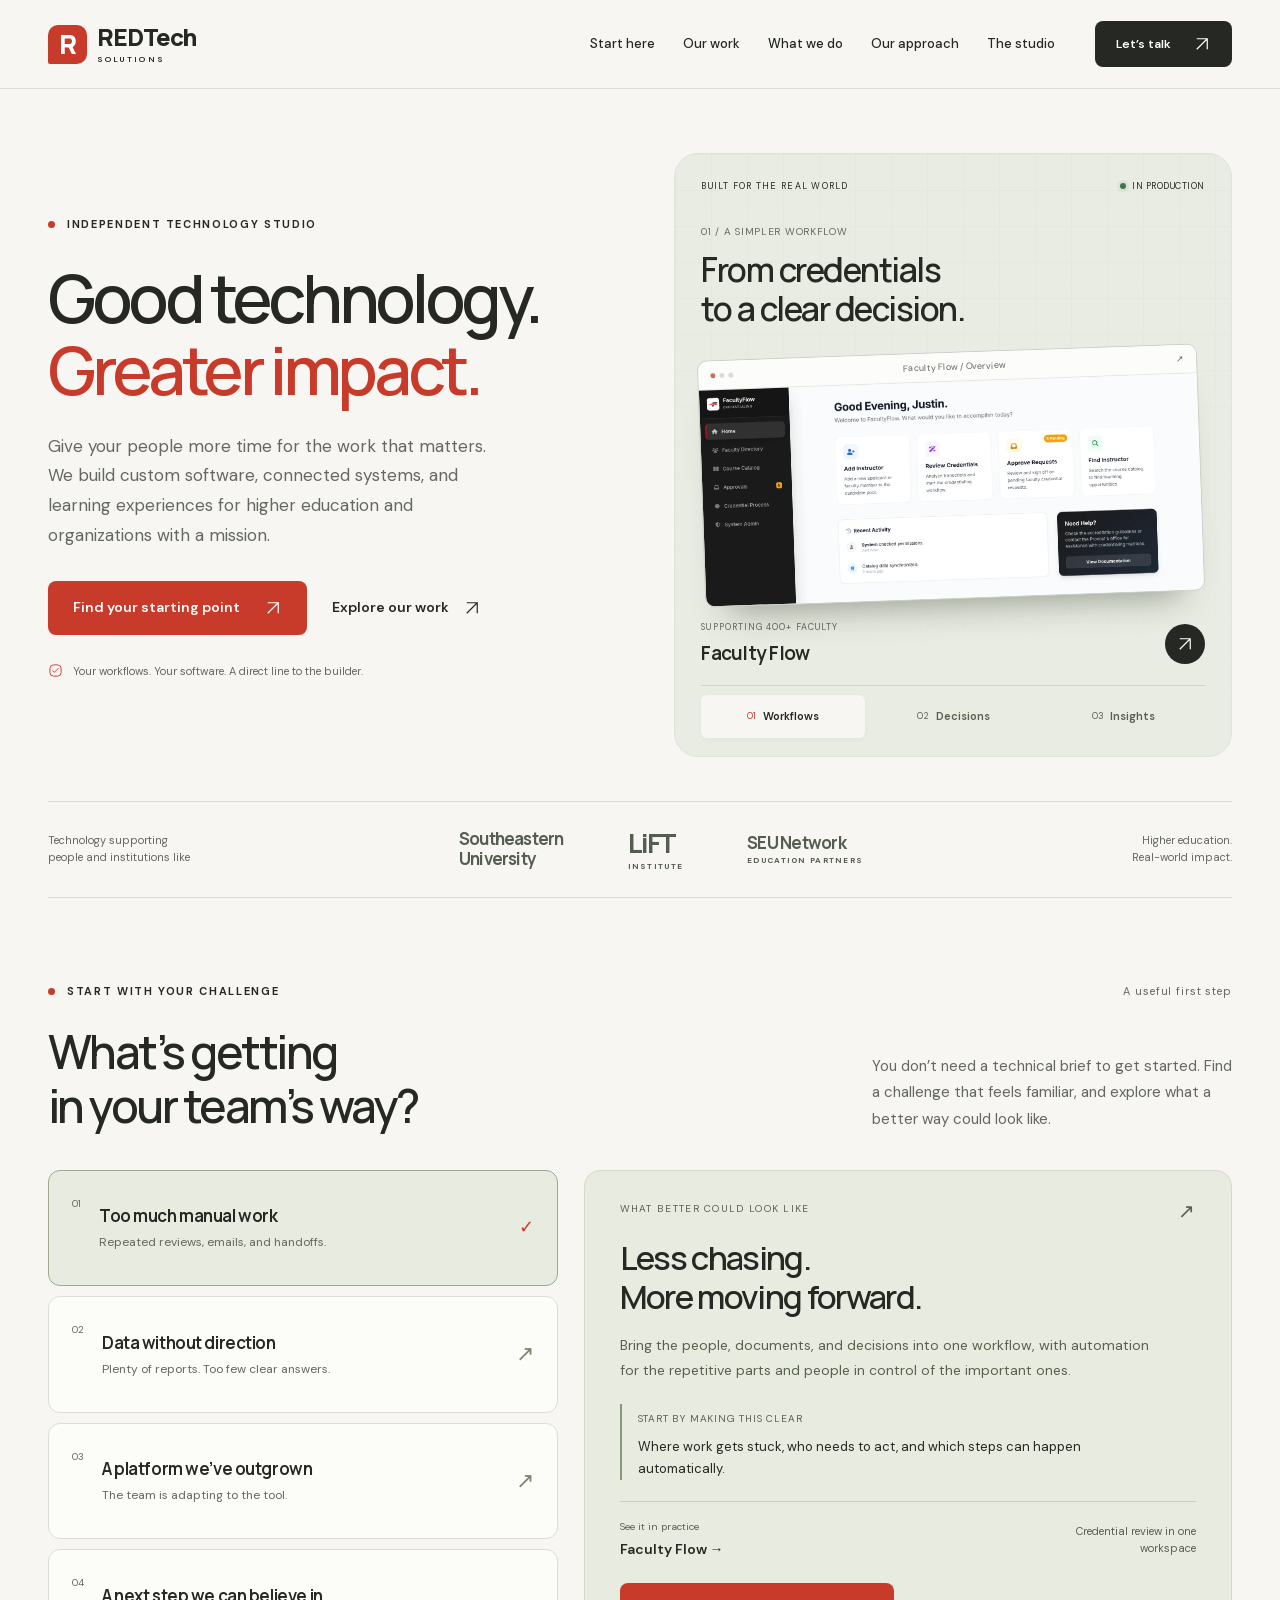
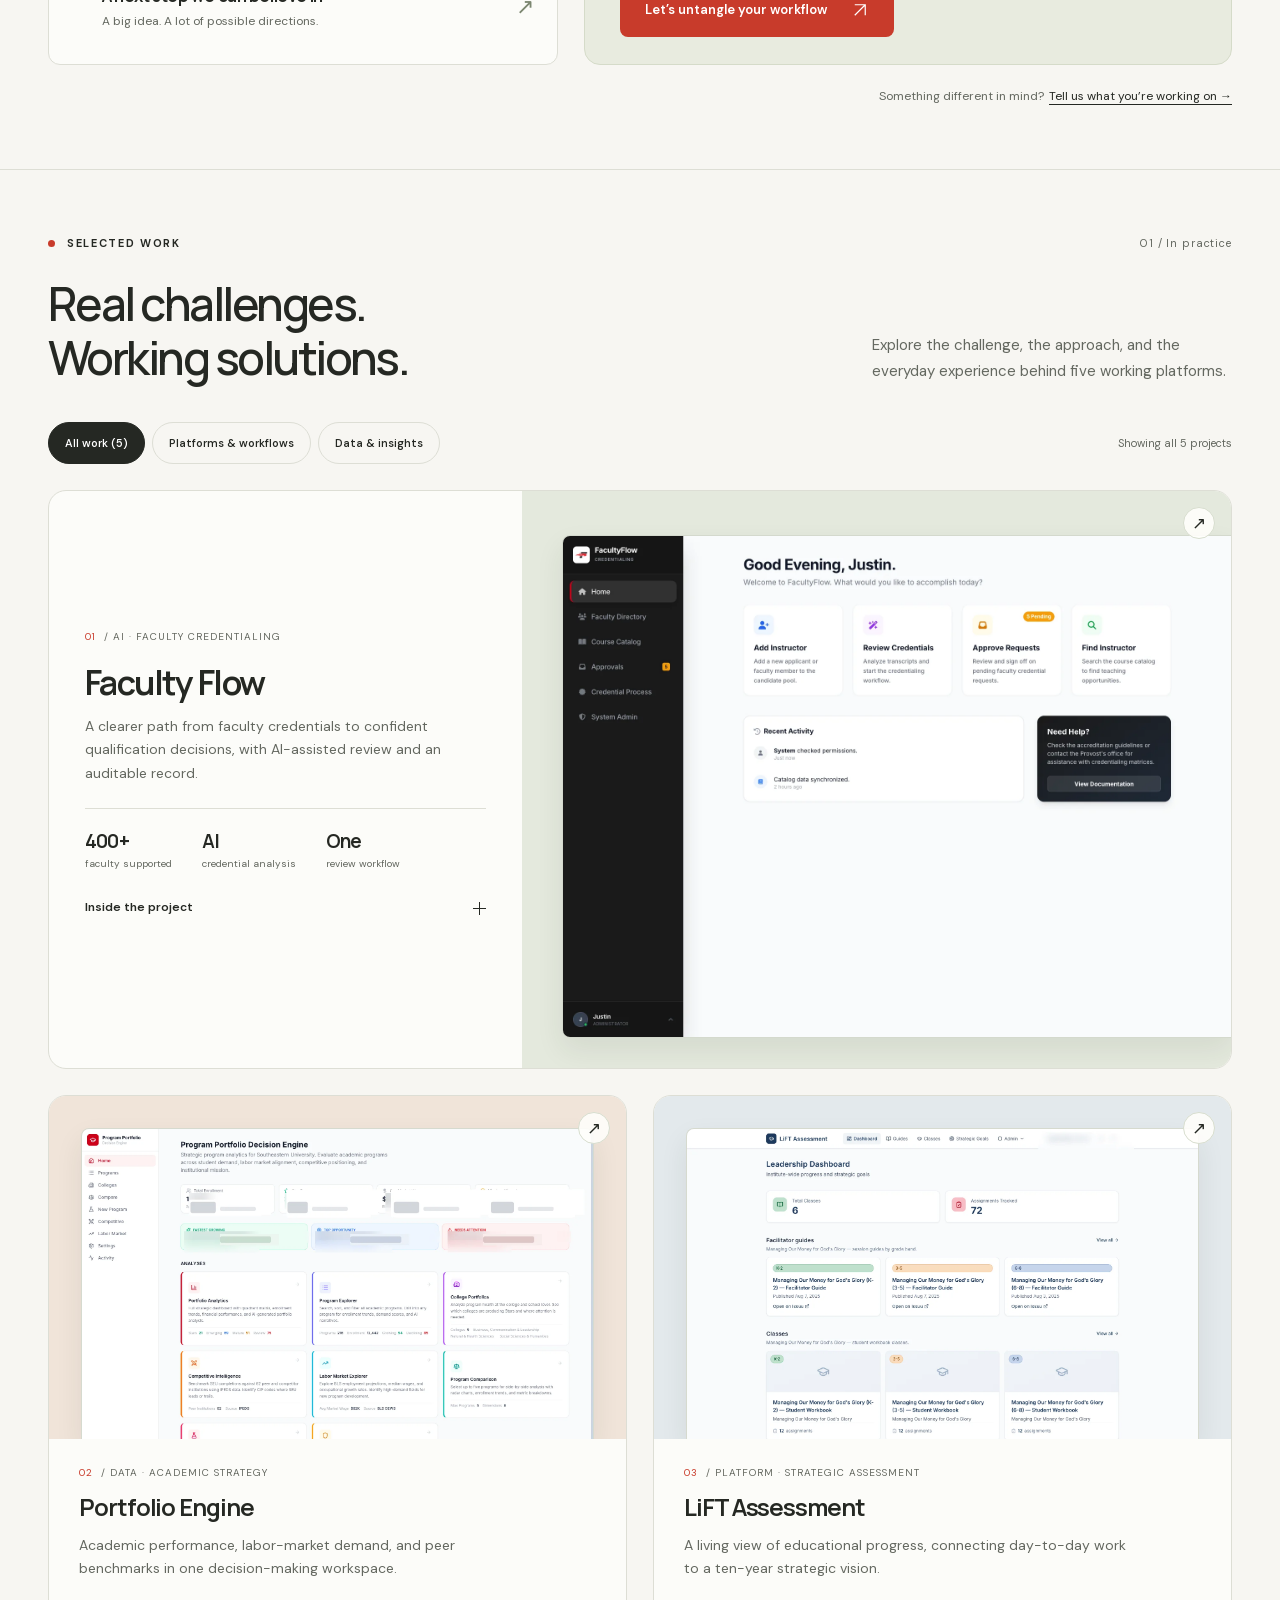
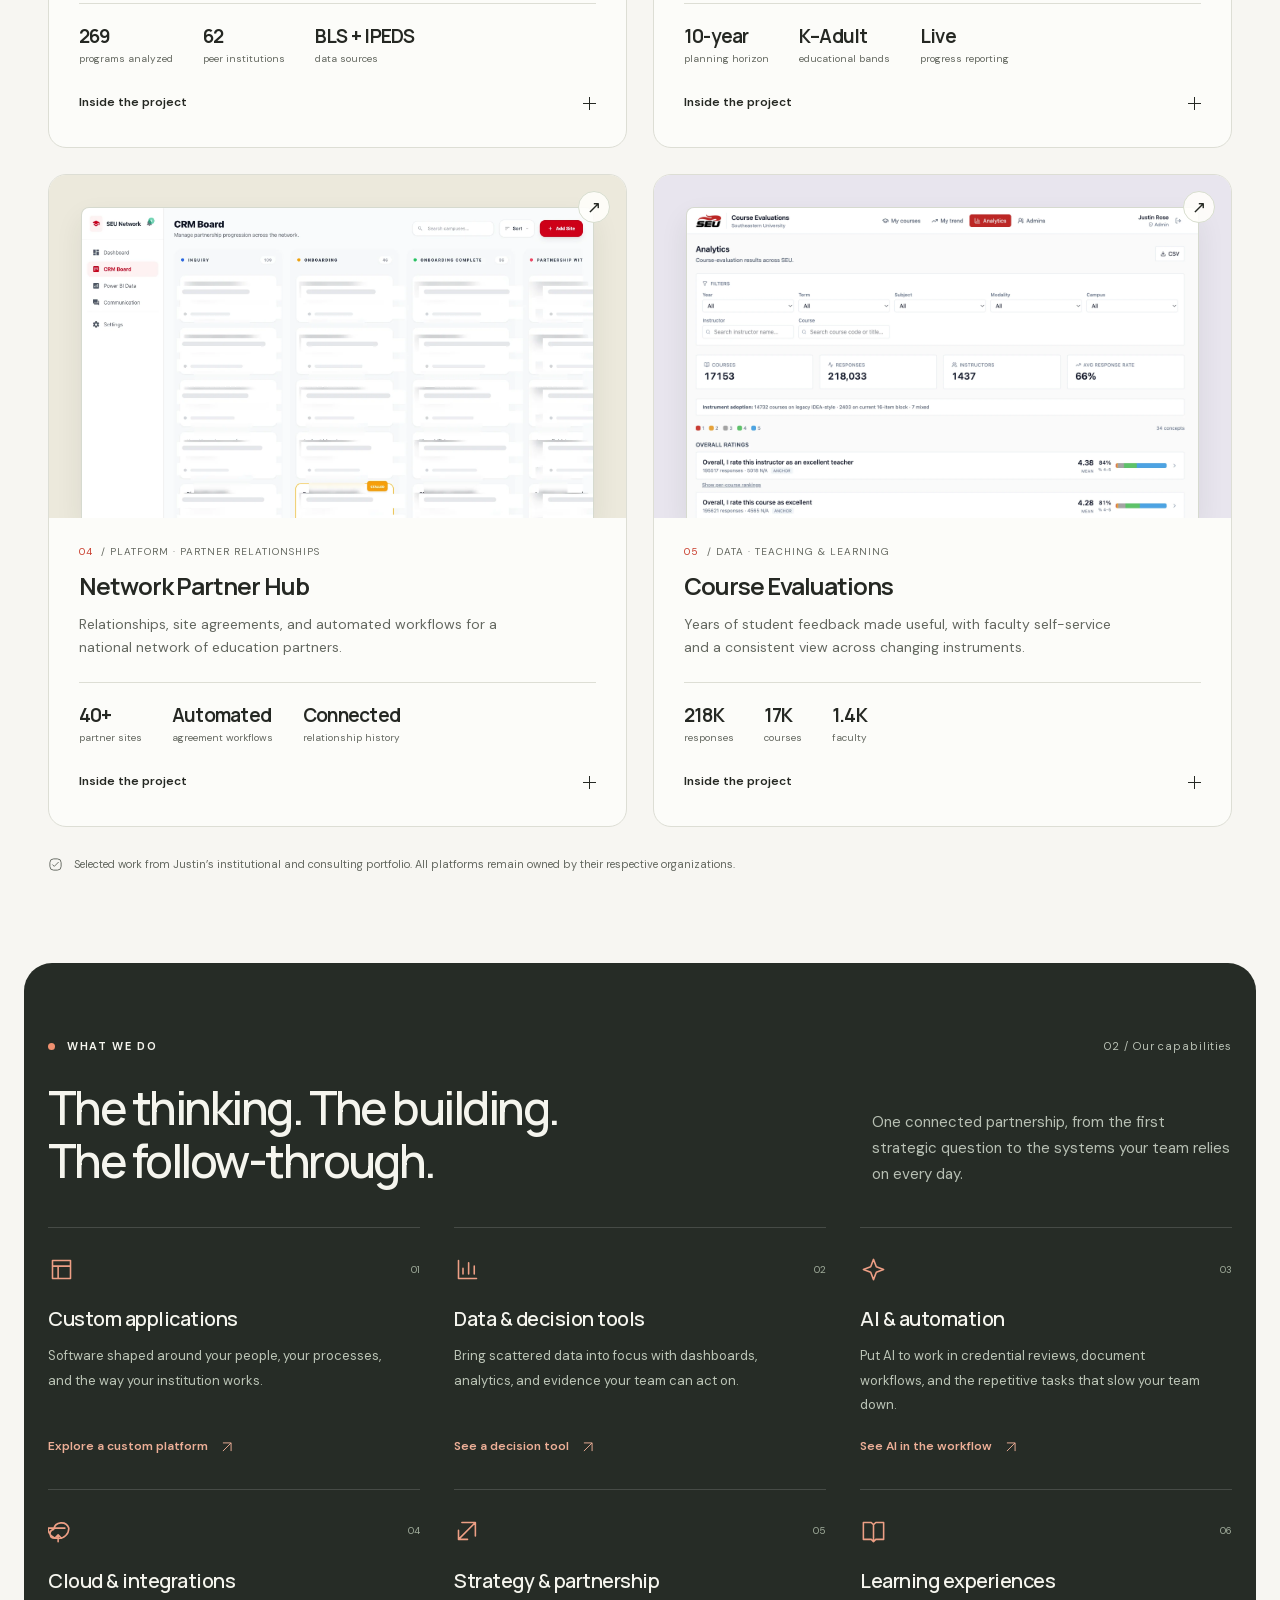
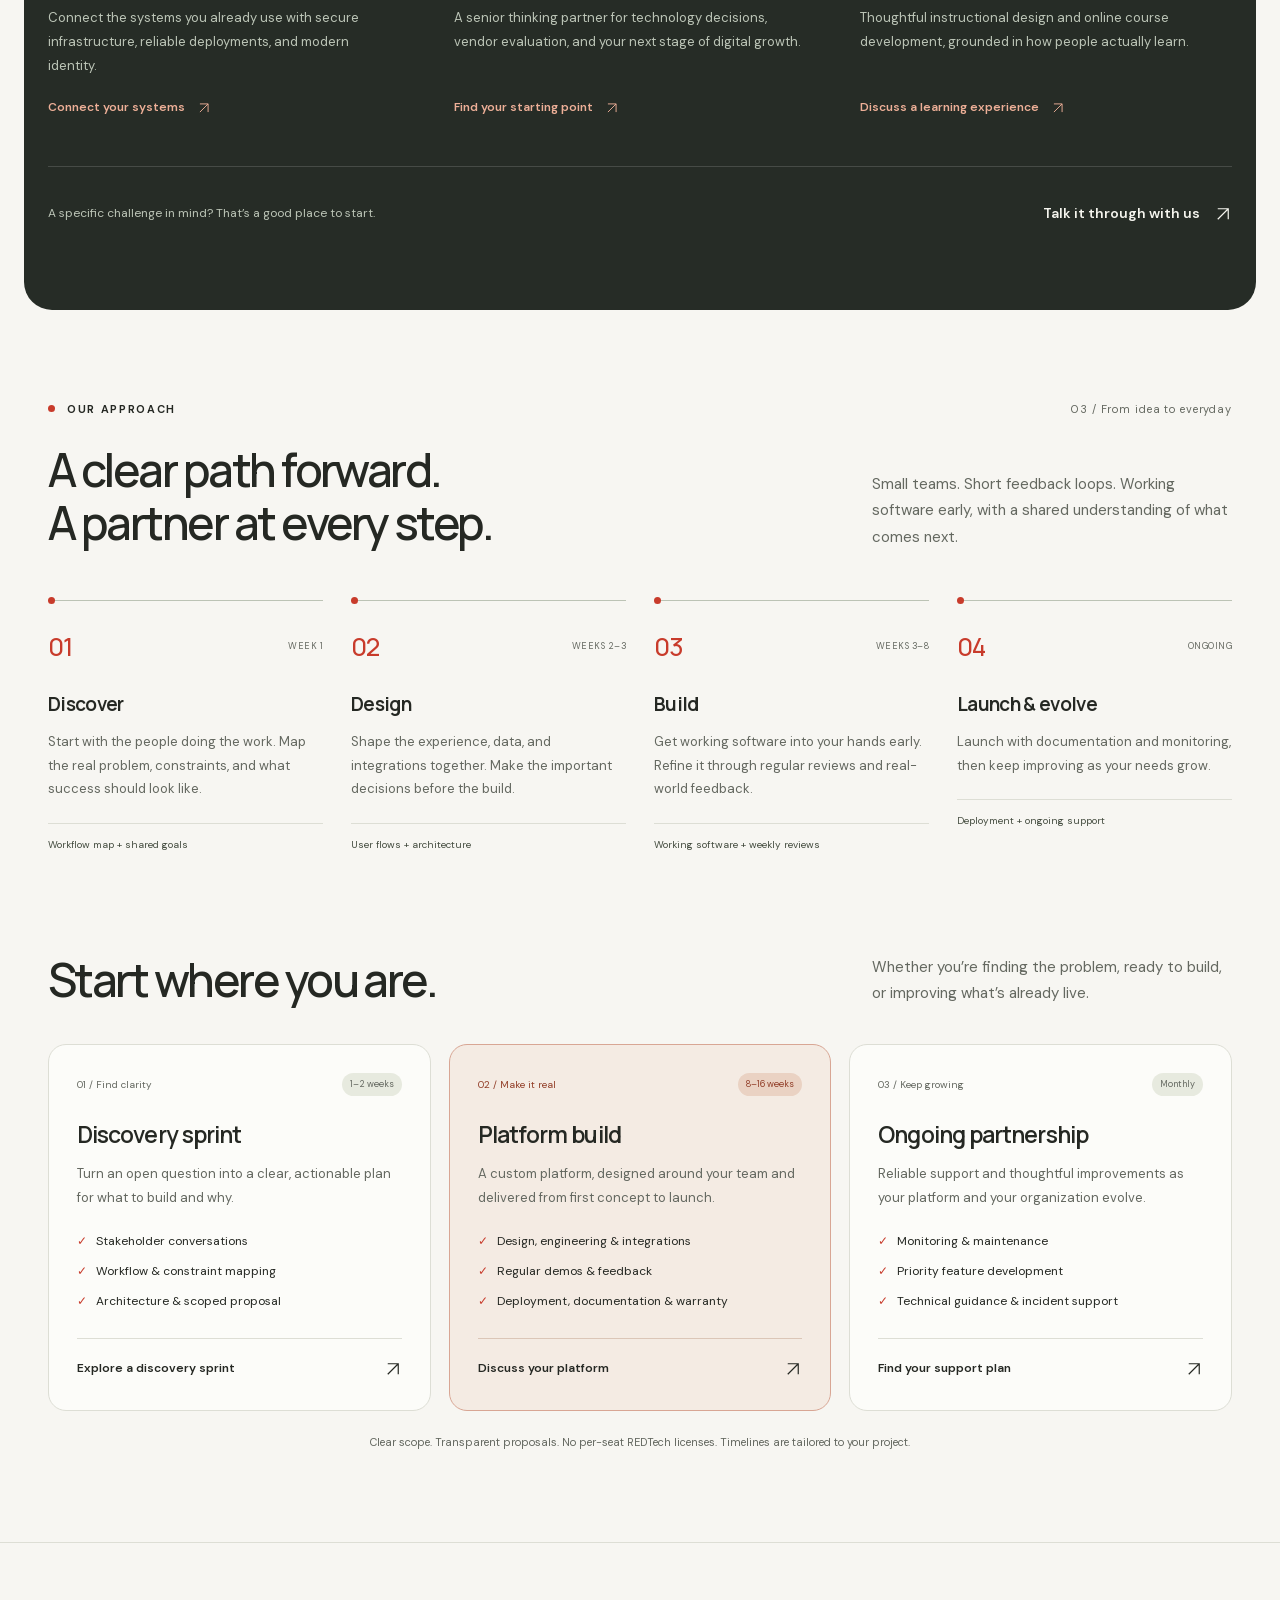
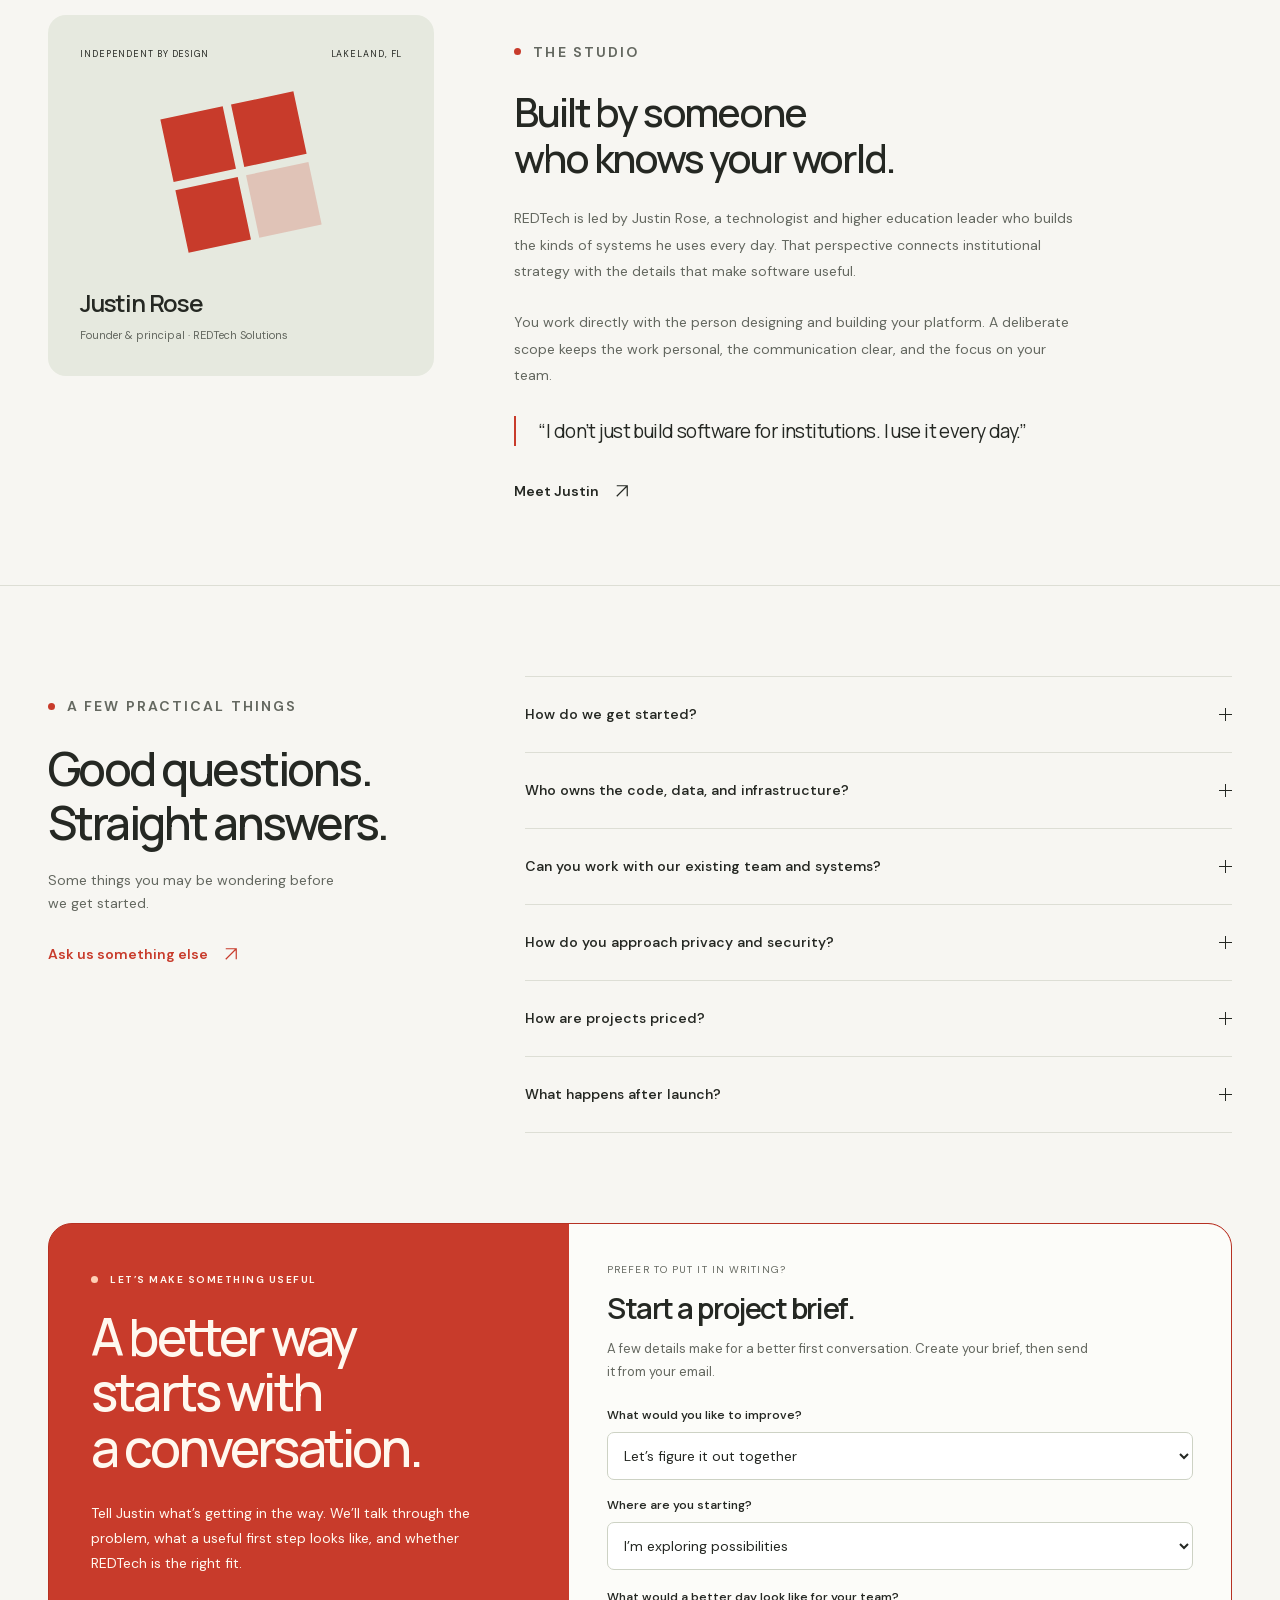
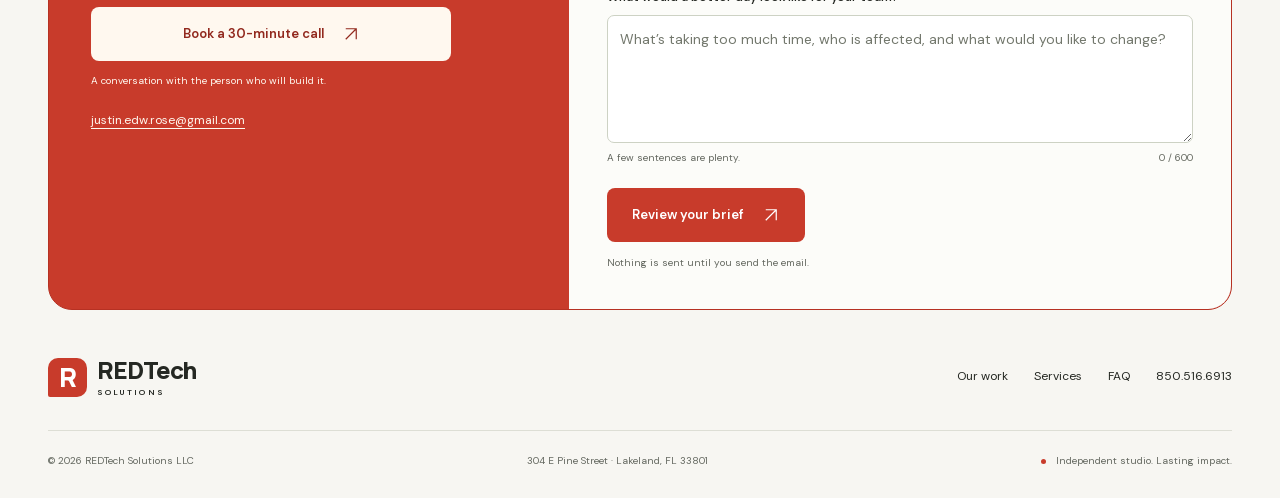
<file: index.html>
<!DOCTYPE html>
<html lang="en" class="no-js">
<head>
<meta charset="UTF-8">
<meta name="viewport" content="width=device-width, initial-scale=1.0">
<!-- Keep local development and preview visits out of production analytics. -->
<script>
  if (['redtech.app', 'www.redtech.app', 'redtech-strategy.web.app'].includes(location.hostname)) {
    window.dataLayer = window.dataLayer || [];
    window.gtag = function(){dataLayer.push(arguments);};
    gtag('js', new Date());
    gtag('config', 'G-Q8VVE54QRG');
    const analytics = document.createElement('script');
    analytics.async = true;
    analytics.src = 'https://www.googletagmanager.com/gtag/js?id=G-Q8VVE54QRG';
    document.head.append(analytics);
  }
</script>
<title>REDTech Solutions — Software for institutions that matter</title>
<meta name="description" content="REDTech Solutions designs and builds custom web applications, data platforms, and cloud infrastructure for higher education and mission-driven organizations.">
<link rel="canonical" href="https://redtech.app/">
<meta property="og:type" content="website">
<meta property="og:url" content="https://redtech.app/">
<meta property="og:site_name" content="REDTech Solutions">
<meta property="og:title" content="REDTech Solutions — Software for institutions that matter">
<meta property="og:description" content="Custom web applications, data platforms, and cloud infrastructure for higher education and mission-driven organizations. Based in Lakeland, Florida.">
<meta property="og:image" content="https://redtech.app/og-image.png">
<meta property="og:image:width" content="1200">
<meta property="og:image:height" content="630">
<meta name="twitter:card" content="summary_large_image">
<meta name="twitter:title" content="REDTech Solutions — Software for institutions that matter">
<meta name="twitter:description" content="Custom web applications, data platforms, and cloud infrastructure for higher education and mission-driven organizations. Based in Lakeland, Florida.">
<meta name="twitter:image" content="https://redtech.app/og-image.png">
<script type="application/ld+json">
{
  "@context": "https://schema.org",
  "@graph": [
    {
      "@type": "ProfessionalService",
      "@id": "https://redtech.app/#organization",
      "name": "REDTech Solutions",
      "legalName": "REDTech Solutions LLC",
      "alternateName": "REDTech",
      "url": "https://redtech.app/",
      "logo": "https://redtech.app/icon-512.png",
      "image": "https://redtech.app/og-image.png",
      "description": "REDTech Solutions designs and builds custom web applications, data platforms, and cloud infrastructure for higher education and mission-driven organizations.",
      "email": "justin.edw.rose@gmail.com",
      "address": {
        "@type": "PostalAddress",
        "streetAddress": "304 E Pine Street",
        "addressLocality": "Lakeland",
        "addressRegion": "FL",
        "postalCode": "33801",
        "addressCountry": "US"
      },
      "areaServed": "US",
      "founder": {
        "@type": "Person",
        "name": "Justin Rose",
        "jobTitle": "Founder & Principal"
      },
      "knowsAbout": ["Custom software development", "Higher education technology", "Data analytics platforms", "Cloud infrastructure", "AI integration"]
    },
    {
      "@type": "WebSite",
      "@id": "https://redtech.app/#website",
      "url": "https://redtech.app/",
      "name": "REDTech Solutions",
      "alternateName": "REDTech",
      "publisher": {"@id": "https://redtech.app/#organization"}
    }
  ]
}
</script>
<meta name="theme-color" content="#f7f6f2">
<link rel="icon" type="image/svg+xml" href="/favicon.svg">
<link rel="alternate icon" href="/favicon.ico">
<link rel="apple-touch-icon" href="/apple-touch-icon.png">
<link rel="manifest" href="/site.webmanifest">
<link rel="preload" href="/assets/fonts/manrope-latin.woff2" as="font" type="font/woff2" crossorigin>
<link rel="preload" href="/assets/fonts/dm-sans-latin.woff2" as="font" type="font/woff2" crossorigin>
<link rel="stylesheet" href="/assets/site.css?v=fade1e85c9b4">
<script src="/assets/site.js?v=7f5bd5a8c087" defer></script>
</head>
<body id="top">
<a class="skip-link" href="#main">Skip to content</a>
<header class="header"><nav class="nav wrap" aria-label="Main navigation">
  <a href="#top" class="brand" aria-label="REDTech Solutions home"><span class="brand-mark" aria-hidden="true">R</span><span class="brand-type">REDTech<small>Solutions</small></span></a>
  <button class="menu-toggle" aria-expanded="false" aria-controls="nav-links" aria-label="Open menu">Menu <span class="menu-icon" aria-hidden="true"></span></button>
  <div class="nav-links" id="nav-links">
    <a href="#start">Start here</a><a href="#work">Our work</a><a href="#services">What we do</a><a href="#process">Our approach</a><a href="#about">The studio</a>
    <a href="https://calendar.app.google/fqsuevhiasF3HfNc7" class="button" target="_blank" rel="noopener noreferrer" data-track="nav_call">Let’s talk <svg class="arrow" viewBox="0 0 24 24" fill="none" stroke="currentColor" stroke-width="1.6" aria-hidden="true"><path d="M5 19 19 5M5 5h14v14"/></svg></a>
  </div>
</nav></header>
<main id="main" tabindex="-1">
<section class="hero" aria-labelledby="hero-title"><div class="wrap">
  <div class="hero-grid">
    <div class="hero-copy">
      <p class="eyebrow">Independent technology studio</p>
      <h1 id="hero-title">Good technology.<br><span>Greater impact.</span></h1>
      <p class="hero-lede">Give your people more time for the work that matters. We build custom software, connected systems, and learning experiences for higher education and organizations with a mission.</p>
      <div class="hero-actions"><a class="button primary" href="#start" data-track="hero_start">Find your starting point <svg class="arrow" viewBox="0 0 24 24" fill="none" stroke="currentColor" stroke-width="1.6" aria-hidden="true"><path d="M5 19 19 5M5 5h14v14"/></svg></a><a class="text-link" href="#work">Explore our work <svg class="arrow" viewBox="0 0 24 24" fill="none" stroke="currentColor" stroke-width="1.6" aria-hidden="true"><path d="M5 19 19 5M5 5h14v14"/></svg></a></div>
      <p class="hero-note"><svg viewBox="0 0 24 24" fill="none" stroke="currentColor" stroke-width="1.5" aria-hidden="true"><rect x="3" y="3" width="18" height="18" rx="6"/><path d="m7 12 3 3 7-7"/></svg> Your workflows. Your software. A direct line to the builder.</p>
    </div>
    <div class="hero-visual" aria-label="Featured project">
      <div class="visual-top"><span>Built for the real world</span><span class="live-label">In production</span></div>
      <div class="feature-heading"><span class="feature-category" id="hero-category">01 / A simpler workflow</span><h2 id="hero-outcome">From credentials<br>to a clear decision.</h2></div>
      <a class="hero-window" href="#case-faculty-flow" id="hero-window" aria-label="Explore Faculty Flow">
        <div class="window-bar" aria-hidden="true"><span class="window-dots"><i></i><i></i><i></i></span><span id="hero-window-label">Faculty Flow / Overview</span><span>↗</span></div>
        <img id="hero-image" src="img/facultyflow.webp" alt="Faculty Flow credentialing dashboard" width="1600" height="1200" fetchpriority="high">
      </a>
      <div class="visual-caption"><div><small id="hero-proof">Supporting 400+ faculty</small><strong id="hero-project-name">Faculty Flow</strong></div><a class="circle-link" id="hero-project-link" href="#case-faculty-flow" aria-label="Read about Faculty Flow"><svg class="arrow" viewBox="0 0 24 24" fill="none" stroke="currentColor" stroke-width="1.6" aria-hidden="true"><path d="M5 19 19 5M5 5h14v14"/></svg></a></div>
      <div class="hero-selectors" role="group" aria-label="Choose a featured project" hidden>
        <button type="button" aria-pressed="true" aria-label="Workflows: show Faculty Flow" data-feature="0"><span>01</span> Workflows</button><button type="button" aria-pressed="false" aria-label="Decisions: show Portfolio Engine" data-feature="1"><span>02</span> Decisions</button><button type="button" aria-pressed="false" aria-label="Insights: show Course Evaluations" data-feature="2"><span>03</span> Insights</button>
      </div>
      <span class="sr-only" id="feature-status" role="status"></span>
    </div>
  </div>
  <div class="credibility"><p>Technology supporting<br>people and institutions like</p><div class="client-names" aria-label="Portfolio institutions"><span>Southeastern<br>University</span><span class="lift">LiFT<small>Institute</small></span><span>SEU Network<small>Education partners</small></span></div><p class="client-note">Higher education.<br>Real-world impact.</p></div>
</div></section>
<section class="section starting-point" id="start" aria-labelledby="start-title"><div class="wrap">
  <div class="section-top"><p class="eyebrow">Start with your challenge</p><span class="section-number">A useful first step</span></div>
  <div class="section-intro"><h2 id="start-title">What’s getting<br>in your team’s way?</h2><p>You don’t need a technical brief to get started. Find a challenge that feels familiar, and explore what a better way could look like.</p></div>
  <div class="finder">
    <fieldset class="challenge-choices" hidden><legend class="sr-only">Choose the challenge closest to yours</legend>
      <label class="challenge-choice"><input type="radio" name="challenge" value="workflows" checked><span class="choice-number" aria-hidden="true">01</span><span><strong>Too much manual work</strong><small>Repeated reviews, emails, and handoffs.</small></span><span class="choice-arrow" aria-hidden="true">↗</span></label>
      <label class="challenge-choice"><input type="radio" name="challenge" value="data"><span class="choice-number" aria-hidden="true">02</span><span><strong>Data without direction</strong><small>Plenty of reports. Too few clear answers.</small></span><span class="choice-arrow" aria-hidden="true">↗</span></label>
      <label class="challenge-choice"><input type="radio" name="challenge" value="platform"><span class="choice-number" aria-hidden="true">03</span><span><strong>A platform we’ve outgrown</strong><small>The team is adapting to the tool.</small></span><span class="choice-arrow" aria-hidden="true">↗</span></label>
      <label class="challenge-choice"><input type="radio" name="challenge" value="strategy"><span class="choice-number" aria-hidden="true">04</span><span><strong>A next step we can believe in</strong><small>A big idea. A lot of possible directions.</small></span><span class="choice-arrow" aria-hidden="true">↗</span></label>
    </fieldset>
    <div class="finder-result" aria-labelledby="finder-title">
      <p class="finder-kicker">What better could look like <span aria-hidden="true">↗</span></p>
      <h3 id="finder-title">Less chasing.<br>More moving forward.</h3>
      <p id="finder-description">Bring the people, documents, and decisions into one workflow, with automation for the repetitive parts and people in control of the important ones.</p>
      <div class="finder-deliverable"><span>Start by making this clear</span><p id="finder-output">Where work gets stuck, who needs to act, and which steps can happen automatically.</p></div>
      <a class="finder-proof" id="finder-case" href="#case-faculty-flow"><span><small>See it in practice</small><strong id="finder-case-name">Faculty Flow →</strong></span><span id="finder-case-detail">Credential review in one workspace</span></a>
      <a class="button primary" id="finder-contact" href="#contact" data-interest="workflows">Let’s untangle your workflow <svg class="arrow" viewBox="0 0 24 24" fill="none" stroke="currentColor" stroke-width="1.6" aria-hidden="true"><path d="M5 19 19 5M5 5h14v14"/></svg></a>
    </div>
  </div>
  <p class="finder-note">Something different in mind? <a href="#contact">Tell us what you’re working on →</a></p>
  <p class="sr-only" id="finder-status" role="status"></p>
</div></section>
<section class="section work" id="work" aria-labelledby="work-title"><div class="wrap">
  <div class="section-top"><p class="eyebrow">Selected work</p><span class="section-number">01 / In practice</span></div>
  <div class="section-intro"><h2 id="work-title">Real challenges.<br>Working solutions.</h2><p>Explore the challenge, the approach, and the everyday experience behind five working platforms.</p></div>
  <div class="work-toolbar" hidden><div class="filters" role="group" aria-label="Filter projects"><button type="button" data-filter="all" aria-pressed="true">All work <span aria-hidden="true">(5)</span></button><button type="button" data-filter="platforms" aria-pressed="false">Platforms & workflows</button><button type="button" data-filter="analytics" aria-pressed="false">Data & insights</button></div><p class="filter-count" role="status" aria-live="polite">Showing all 5 projects</p></div>
  <div class="projects"><article class="project featured" id="case-faculty-flow" data-category="platforms" data-tone="sage">
      <a class="project-visual" href="img/facultyflow.png" data-preview="Faculty Flow" aria-label="Enlarge Faculty Flow screenshot">
        <img src="img/facultyflow.webp" alt="Faculty Flow dashboard preview" width="1600" height="1200" loading="lazy" decoding="async">
      </a>
      <div class="project-body">
        <p class="project-label"><span class="project-index">01</span> / AI · Faculty credentialing</p>
        <h3>Faculty Flow</h3>
        <p class="project-lede">A clearer path from faculty credentials to confident qualification decisions, with AI-assisted review and an auditable record.</p>
        <div class="project-metrics"><div><strong>400+</strong><span>faculty supported</span></div><div><strong>AI</strong><span>credential analysis</span></div><div><strong>One</strong><span>review workflow</span></div></div>
        <details class="project-details"><summary><span>Inside the project<span class="sr-only">: Faculty Flow</span></span><span class="plus" aria-hidden="true"></span></summary>
          <dl class="case-story"><div><dt>The challenge</dt><dd>Credential review depends on documents, qualification rules, and decisions that need to hold up under scrutiny.</dd></div><div><dt>The approach</dt><dd>Bring credential analysis, qualification mapping, and compliance reporting into one workspace, with AI assisting the review.</dd></div><div><dt>In everyday use</dt><dd>Faculty and reviewers can follow each decision. Leadership gets a consistent view of institutional readiness.</dd></div></dl>
          <div class="case-actions"><a class="text-link" href="img/facultyflow.png" data-preview="Faculty Flow">View full-size preview <svg class="arrow" viewBox="0 0 24 24" fill="none" stroke="currentColor" stroke-width="1.6" aria-hidden="true"><path d="M5 19 19 5M5 5h14v14"/></svg></a><a class="text-link" href="#contact" data-interest="workflows" data-project="Faculty Flow">Build something like this <svg class="arrow" viewBox="0 0 24 24" fill="none" stroke="currentColor" stroke-width="1.6" aria-hidden="true"><path d="M5 19 19 5M5 5h14v14"/></svg></a></div>
        </details>
      </div>
    </article><article class="project " id="case-portfolio" data-category="analytics" data-tone="peach">
      <a class="project-visual" href="img/portfolio.png" data-preview="Portfolio Engine" aria-label="Enlarge Portfolio Engine screenshot">
        <img src="img/portfolio.webp" alt="Portfolio Engine dashboard preview" width="1600" height="1200" loading="lazy" decoding="async">
      </a>
      <div class="project-body">
        <p class="project-label"><span class="project-index">02</span> / Data · Academic strategy</p>
        <h3>Portfolio Engine</h3>
        <p class="project-lede">Academic performance, labor-market demand, and peer benchmarks in one decision-making workspace.</p>
        <div class="project-metrics"><div><strong>269</strong><span>programs analyzed</span></div><div><strong>62</strong><span>peer institutions</span></div><div><strong>BLS + IPEDS</strong><span>data sources</span></div></div>
        <details class="project-details"><summary><span>Inside the project<span class="sr-only">: Portfolio Engine</span></span><span class="plus" aria-hidden="true"></span></summary>
          <dl class="case-story"><div><dt>The challenge</dt><dd>Program review brings together academic performance, market demand, and peer comparisons that usually live in different places.</dd></div><div><dt>The approach</dt><dd>Connect institutional performance with labor-market and competitive evidence in a shared decision workspace.</dd></div><div><dt>In everyday use</dt><dd>Leaders can examine one program or compare the whole portfolio using the same evidence.</dd></div></dl>
          <div class="case-actions"><a class="text-link" href="img/portfolio.png" data-preview="Portfolio Engine">View full-size preview <svg class="arrow" viewBox="0 0 24 24" fill="none" stroke="currentColor" stroke-width="1.6" aria-hidden="true"><path d="M5 19 19 5M5 5h14v14"/></svg></a><a class="text-link" href="#contact" data-interest="data" data-project="Portfolio Engine">Build something like this <svg class="arrow" viewBox="0 0 24 24" fill="none" stroke="currentColor" stroke-width="1.6" aria-hidden="true"><path d="M5 19 19 5M5 5h14v14"/></svg></a></div>
        </details>
      </div>
    </article><article class="project " id="case-lift" data-category="platforms" data-tone="blue">
      <a class="project-visual" href="img/lift.png" data-preview="LiFT Assessment" aria-label="Enlarge LiFT Assessment screenshot">
        <img src="img/lift.webp" alt="LiFT Assessment dashboard preview" width="1600" height="1200" loading="lazy" decoding="async">
      </a>
      <div class="project-body">
        <p class="project-label"><span class="project-index">03</span> / Platform · Strategic assessment</p>
        <h3>LiFT Assessment</h3>
        <p class="project-lede">A living view of educational progress, connecting day-to-day work to a ten-year strategic vision.</p>
        <div class="project-metrics"><div><strong>10-year</strong><span>planning horizon</span></div><div><strong>K–Adult</strong><span>educational bands</span></div><div><strong>Live</strong><span>progress reporting</span></div></div>
        <details class="project-details"><summary><span>Inside the project<span class="sr-only">: LiFT Assessment</span></span><span class="plus" aria-hidden="true"></span></summary>
          <dl class="case-story"><div><dt>The challenge</dt><dd>A ten-year vision needs a practical way to connect progress across educational bands and stakeholders.</dd></div><div><dt>The approach</dt><dd>Organize strategic goals and educational bands into connected dashboards that show each team’s contribution.</dd></div><div><dt>In everyday use</dt><dd>Teams can follow their part of the plan while leadership sees progress across the institution.</dd></div></dl>
          <div class="case-actions"><a class="text-link" href="img/lift.png" data-preview="LiFT Assessment">View full-size preview <svg class="arrow" viewBox="0 0 24 24" fill="none" stroke="currentColor" stroke-width="1.6" aria-hidden="true"><path d="M5 19 19 5M5 5h14v14"/></svg></a><a class="text-link" href="#contact" data-interest="strategy" data-project="LiFT Assessment">Build something like this <svg class="arrow" viewBox="0 0 24 24" fill="none" stroke="currentColor" stroke-width="1.6" aria-hidden="true"><path d="M5 19 19 5M5 5h14v14"/></svg></a></div>
        </details>
      </div>
    </article><article class="project " id="case-network" data-category="platforms" data-tone="cream">
      <a class="project-visual" href="img/network-crm.png" data-preview="Network Partner Hub" aria-label="Enlarge Network Partner Hub screenshot">
        <img src="img/network-crm.webp" alt="Network Partner Hub dashboard preview" width="1600" height="1200" loading="lazy" decoding="async">
      </a>
      <div class="project-body">
        <p class="project-label"><span class="project-index">04</span> / Platform · Partner relationships</p>
        <h3>Network Partner Hub</h3>
        <p class="project-lede">Relationships, site agreements, and automated workflows for a national network of education partners.</p>
        <div class="project-metrics"><div><strong>40+</strong><span>partner sites</span></div><div><strong>Automated</strong><span>agreement workflows</span></div><div><strong>Connected</strong><span>relationship history</span></div></div>
        <details class="project-details"><summary><span>Inside the project<span class="sr-only">: Network Partner Hub</span></span><span class="plus" aria-hidden="true"></span></summary>
          <dl class="case-story"><div><dt>The challenge</dt><dd>Partner relationships span site contacts, faculty assignments, and agreements with many handoffs.</dd></div><div><dt>The approach</dt><dd>Connect relationship history and the agreement lifecycle, with automated Letter of Intent workflows.</dd></div><div><dt>In everyday use</dt><dd>A shared record follows the relationship from first contact through a fully executed agreement.</dd></div></dl>
          <div class="case-actions"><a class="text-link" href="img/network-crm.png" data-preview="Network Partner Hub">View full-size preview <svg class="arrow" viewBox="0 0 24 24" fill="none" stroke="currentColor" stroke-width="1.6" aria-hidden="true"><path d="M5 19 19 5M5 5h14v14"/></svg></a><a class="text-link" href="#contact" data-interest="platform" data-project="Network Partner Hub">Build something like this <svg class="arrow" viewBox="0 0 24 24" fill="none" stroke="currentColor" stroke-width="1.6" aria-hidden="true"><path d="M5 19 19 5M5 5h14v14"/></svg></a></div>
        </details>
      </div>
    </article><article class="project " id="case-course-eval" data-category="analytics" data-tone="lilac">
      <a class="project-visual" href="img/course-eval.png" data-preview="Course Evaluations" aria-label="Enlarge Course Evaluations screenshot">
        <img src="img/course-eval.webp" alt="Course Evaluations dashboard preview" width="2576" height="1922" loading="lazy" decoding="async">
      </a>
      <div class="project-body">
        <p class="project-label"><span class="project-index">05</span> / Data · Teaching & learning</p>
        <h3>Course Evaluations</h3>
        <p class="project-lede">Years of student feedback made useful, with faculty self-service and a consistent view across changing instruments.</p>
        <div class="project-metrics"><div><strong>218K</strong><span>responses</span></div><div><strong>17K</strong><span>courses</span></div><div><strong>1.4K</strong><span>faculty</span></div></div>
        <details class="project-details"><summary><span>Inside the project<span class="sr-only">: Course Evaluations</span></span><span class="plus" aria-hidden="true"></span></summary>
          <dl class="case-story"><div><dt>The challenge</dt><dd>Changes to evaluation instruments make years of feedback hard to compare and use in faculty review.</dd></div><div><dt>The approach</dt><dd>Connect legacy and current instruments through a common concept layer, with anonymity thresholds built in.</dd></div><div><dt>In everyday use</dt><dd>Faculty can explore trends over time and generate individual or bulk PDF reports for review.</dd></div></dl>
          <div class="case-actions"><a class="text-link" href="img/course-eval.png" data-preview="Course Evaluations">View full-size preview <svg class="arrow" viewBox="0 0 24 24" fill="none" stroke="currentColor" stroke-width="1.6" aria-hidden="true"><path d="M5 19 19 5M5 5h14v14"/></svg></a><a class="text-link" href="#contact" data-interest="data" data-project="Course Evaluations">Build something like this <svg class="arrow" viewBox="0 0 24 24" fill="none" stroke="currentColor" stroke-width="1.6" aria-hidden="true"><path d="M5 19 19 5M5 5h14v14"/></svg></a></div>
        </details>
      </div>
    </article></div>
  <p class="ownership-note"><svg viewBox="0 0 24 24" fill="none" stroke="currentColor" stroke-width="1.5" aria-hidden="true"><rect x="3" y="3" width="18" height="18" rx="6"/><path d="m7 12 3 3 7-7"/></svg>Selected work from Justin’s institutional and consulting portfolio. All platforms remain owned by their respective organizations.</p>
</div></section>
<section class="services" id="services" aria-labelledby="services-title"><div class="wrap">
  <div class="section-top"><p class="eyebrow">What we do</p><span class="section-number">02 / Our capabilities</span></div>
  <div class="section-intro"><h2 id="services-title">The thinking. The building.<br>The follow-through.</h2><p>One connected partnership, from the first strategic question to the systems your team relies on every day.</p></div>
  <div class="service-grid"><article class="service"><div class="service-top"><svg viewBox="0 0 24 24" fill="none" stroke="currentColor" stroke-linecap="round" stroke-linejoin="round" aria-hidden="true"><path d="M4 4h16v16H4zM4 9h16M9 9v11"/></svg><span>01</span></div><h3>Custom applications</h3><p>Software shaped around your people, your processes, and the way your institution works.</p><a class="text-link service-link" href="#case-network">Explore a custom platform <svg class="arrow" viewBox="0 0 24 24" fill="none" stroke="currentColor" stroke-width="1.6" aria-hidden="true"><path d="M5 19 19 5M5 5h14v14"/></svg></a></article><article class="service"><div class="service-top"><svg viewBox="0 0 24 24" fill="none" stroke="currentColor" stroke-linecap="round" stroke-linejoin="round" aria-hidden="true"><path d="M4 20V4M4 20h16M8 16v-5M13 16V6M18 16V9"/></svg><span>02</span></div><h3>Data & decision tools</h3><p>Bring scattered data into focus with dashboards, analytics, and evidence your team can act on.</p><a class="text-link service-link" href="#case-portfolio">See a decision tool <svg class="arrow" viewBox="0 0 24 24" fill="none" stroke="currentColor" stroke-width="1.6" aria-hidden="true"><path d="M5 19 19 5M5 5h14v14"/></svg></a></article><article class="service"><div class="service-top"><svg viewBox="0 0 24 24" fill="none" stroke="currentColor" stroke-linecap="round" stroke-linejoin="round" aria-hidden="true"><path d="m12 3 2.5 6.5L21 12l-6.5 2.5L12 21l-2.5-6.5L3 12l6.5-2.5L12 3Z"/></svg><span>03</span></div><h3>AI & automation</h3><p>Put AI to work in credential reviews, document workflows, and the repetitive tasks that slow your team down.</p><a class="text-link service-link" href="#case-faculty-flow">See AI in the workflow <svg class="arrow" viewBox="0 0 24 24" fill="none" stroke="currentColor" stroke-width="1.6" aria-hidden="true"><path d="M5 19 19 5M5 5h14v14"/></svg></a></article><article class="service"><div class="service-top"><svg viewBox="0 0 24 24" fill="none" stroke="currentColor" stroke-linecap="round" stroke-linejoin="round" aria-hidden="true"><path d="M6 18a4 4 0 0 1-1-7.9A7 7 0 0 1 18.5 9 4.5 4.5 0 0 1 0 9H15M9 15v6M6 18l3-3 3 3"/></svg><span>04</span></div><h3>Cloud & integrations</h3><p>Connect the systems you already use with secure infrastructure, reliable deployments, and modern identity.</p><a class="text-link service-link" href="#contact" data-interest="platform">Connect your systems <svg class="arrow" viewBox="0 0 24 24" fill="none" stroke="currentColor" stroke-width="1.6" aria-hidden="true"><path d="M5 19 19 5M5 5h14v14"/></svg></a></article><article class="service"><div class="service-top"><svg viewBox="0 0 24 24" fill="none" stroke="currentColor" stroke-linecap="round" stroke-linejoin="round" aria-hidden="true"><path d="M4 19 19 4M7 4h12v12M4 11v8h8"/></svg><span>05</span></div><h3>Strategy & partnership</h3><p>A senior thinking partner for technology decisions, vendor evaluation, and your next stage of digital growth.</p><a class="text-link service-link" href="#start">Find your starting point <svg class="arrow" viewBox="0 0 24 24" fill="none" stroke="currentColor" stroke-width="1.6" aria-hidden="true"><path d="M5 19 19 5M5 5h14v14"/></svg></a></article><article class="service"><div class="service-top"><svg viewBox="0 0 24 24" fill="none" stroke="currentColor" stroke-linecap="round" stroke-linejoin="round" aria-hidden="true"><path d="M3 4h7l2 2 2-2h7v15h-7l-2 2-2-2H3zM12 6v15"/></svg><span>06</span></div><h3>Learning experiences</h3><p>Thoughtful instructional design and online course development, grounded in how people actually learn.</p><a class="text-link service-link" href="#contact" data-interest="learning">Discuss a learning experience <svg class="arrow" viewBox="0 0 24 24" fill="none" stroke="currentColor" stroke-width="1.6" aria-hidden="true"><path d="M5 19 19 5M5 5h14v14"/></svg></a></article></div>
  <div class="service-bottom"><p>A specific challenge in mind? That’s a good place to start.</p><a class="text-link" href="https://calendar.app.google/fqsuevhiasF3HfNc7" target="_blank" rel="noopener noreferrer" data-track="services_call">Talk it through with us <svg class="arrow" viewBox="0 0 24 24" fill="none" stroke="currentColor" stroke-width="1.6" aria-hidden="true"><path d="M5 19 19 5M5 5h14v14"/></svg></a></div>
</div></section>
<section class="section process" id="process" aria-labelledby="process-title"><div class="wrap">
  <div class="section-top"><p class="eyebrow">Our approach</p><span class="section-number">03 / From idea to everyday</span></div>
  <div class="section-intro"><h2 id="process-title">A clear path forward.<br>A partner at every step.</h2><p>Small teams. Short feedback loops. Working software early, with a shared understanding of what comes next.</p></div>
  <ol class="process-grid"><li class="process-step"><div class="step-meta"><b>01</b><span>Week 1</span></div><h3>Discover</h3><p>Start with the people doing the work. Map the real problem, constraints, and what success should look like.</p><div class="step-output">Workflow map + shared goals</div></li><li class="process-step"><div class="step-meta"><b>02</b><span>Weeks 2–3</span></div><h3>Design</h3><p>Shape the experience, data, and integrations together. Make the important decisions before the build.</p><div class="step-output">User flows + architecture</div></li><li class="process-step"><div class="step-meta"><b>03</b><span>Weeks 3–8</span></div><h3>Build</h3><p>Get working software into your hands early. Refine it through regular reviews and real-world feedback.</p><div class="step-output">Working software + weekly reviews</div></li><li class="process-step"><div class="step-meta"><b>04</b><span>Ongoing</span></div><h3>Launch & evolve</h3><p>Launch with documentation and monitoring, then keep improving as your needs grow.</p><div class="step-output">Deployment + ongoing support</div></li></ol>
</div></section>
<section class="engage" id="engage" aria-labelledby="engage-title"><div class="wrap">
  <div class="section-intro"><h2 id="engage-title">Start where you are.</h2><p>Whether you’re finding the problem, ready to build, or improving what’s already live.</p></div>
  <div class="engage-grid">
    <article class="engagement"><div class="engage-meta"><span>01 / Find clarity</span><span>1–2 weeks</span></div><h3>Discovery sprint</h3><p>Turn an open question into a clear, actionable plan for what to build and why.</p><ul><li>Stakeholder conversations</li><li>Workflow & constraint mapping</li><li>Architecture & scoped proposal</li></ul><a class="text-link" href="#contact" data-engagement="discovery" data-track="discovery_brief">Explore a discovery sprint <svg class="arrow" viewBox="0 0 24 24" fill="none" stroke="currentColor" stroke-width="1.6" aria-hidden="true"><path d="M5 19 19 5M5 5h14v14"/></svg></a></article>
    <article class="engagement recommended"><div class="engage-meta"><span>02 / Make it real</span><span>8–16 weeks</span></div><h3>Platform build</h3><p>A custom platform, designed around your team and delivered from first concept to launch.</p><ul><li>Design, engineering & integrations</li><li>Regular demos & feedback</li><li>Deployment, documentation & warranty</li></ul><a class="text-link" href="#contact" data-engagement="build" data-track="build_brief">Discuss your platform <svg class="arrow" viewBox="0 0 24 24" fill="none" stroke="currentColor" stroke-width="1.6" aria-hidden="true"><path d="M5 19 19 5M5 5h14v14"/></svg></a></article>
    <article class="engagement"><div class="engage-meta"><span>03 / Keep growing</span><span>Monthly</span></div><h3>Ongoing partnership</h3><p>Reliable support and thoughtful improvements as your platform and your organization evolve.</p><ul><li>Monitoring & maintenance</li><li>Priority feature development</li><li>Technical guidance & incident support</li></ul><a class="text-link" href="#contact" data-engagement="support" data-track="support_brief">Find your support plan <svg class="arrow" viewBox="0 0 24 24" fill="none" stroke="currentColor" stroke-width="1.6" aria-hidden="true"><path d="M5 19 19 5M5 5h14v14"/></svg></a></article>
  </div><p class="pricing-note">Clear scope. Transparent proposals. No per-seat REDTech licenses. Timelines are tailored to your project.</p>
</div></section>
<section class="about" id="about" aria-labelledby="about-title"><div class="wrap about-grid">
  <div class="about-identity"><div class="identity-top"><span>Independent by design</span><span>Lakeland, FL</span></div><div class="identity-art"><svg viewBox="0 0 120 120" fill="none" aria-hidden="true"><path d="M12 12h45v45H12zM63 12h45v45H63zM12 63h45v45H12z" fill="currentColor"/><path d="M63 63h45v45H63z" fill="currentColor" opacity=".22"/></svg></div><div><p class="identity-name">Justin Rose</p><p class="identity-role">Founder & principal · REDTech Solutions</p></div></div>
  <div class="about-copy"><p class="eyebrow">The studio</p><h2 id="about-title">Built by someone<br>who knows your world.</h2><p>REDTech is led by Justin Rose, a technologist and higher education leader who builds the kinds of systems he uses every day. That perspective connects institutional strategy with the details that make software useful.</p><p>You work directly with the person designing and building your platform. A deliberate scope keeps the work personal, the communication clear, and the focus on your team.</p><blockquote>“I don’t just build software for institutions. I use it every day.”</blockquote><a class="text-link" href="https://calendar.app.google/fqsuevhiasF3HfNc7" target="_blank" rel="noopener noreferrer" data-track="about_call">Meet Justin <svg class="arrow" viewBox="0 0 24 24" fill="none" stroke="currentColor" stroke-width="1.6" aria-hidden="true"><path d="M5 19 19 5M5 5h14v14"/></svg></a></div>
</div></section>
<section class="section faq" id="faq" aria-labelledby="faq-title"><div class="wrap faq-grid">
  <div class="faq-intro"><p class="eyebrow">A few practical things</p><h2 id="faq-title">Good questions.<br>Straight answers.</h2><p>Some things you may be wondering before we get started.</p><a class="text-link" href="mailto:justin.edw.rose@gmail.com">Ask us something else <svg class="arrow" viewBox="0 0 24 24" fill="none" stroke="currentColor" stroke-width="1.6" aria-hidden="true"><path d="M5 19 19 5M5 5h14v14"/></svg></a></div><div class="faq-list"><details class="faq-item"><summary>How do we get started?<span class="plus" aria-hidden="true"></span></summary><p>Start with a <a href="https://calendar.app.google/fqsuevhiasF3HfNc7" target="_blank" rel="noopener noreferrer">30-minute conversation</a> about your goals and what is getting in the way. If the scope needs more definition, a short discovery sprint produces a workflow map, an architecture memo, and a scoped build proposal.</p></details><details class="faq-item"><summary>Who owns the code, data, and infrastructure?<span class="plus" aria-hidden="true"></span></summary><p>You do. Code lives in your repositories, infrastructure runs in your cloud account, and your organization owns the data and domains. There are no REDTech seat licenses or shared tenancy.</p></details><details class="faq-item"><summary>Can you work with our existing team and systems?<span class="plus" aria-hidden="true"></span></summary><p>Yes. Engagements can pair with your developers, IT staff, data team, and the people who will use the software. Integrations are scoped around your existing systems, with documentation to help your team maintain the result.</p></details><details class="faq-item"><summary>How do you approach privacy and security?<span class="plus" aria-hidden="true"></span></summary><p>Security is part of the architecture: SSO through your identity provider, least-privilege access, audit logging, and data in your cloud environment. Privacy and compliance requirements, including FERPA where applicable, are scoped explicitly with your team.</p></details><details class="faq-item"><summary>How are projects priced?<span class="plus" aria-hidden="true"></span></summary><p>Discovery is fixed-fee and credited toward the build. Platform builds use a project-based proposal with a defined scope and price. Ongoing support is a monthly retainer sized to the platform. Hosting and third-party services are separate from REDTech fees.</p></details><details class="faq-item"><summary>What happens after launch?<span class="plus" aria-hidden="true"></span></summary><p>Launch includes documentation and a 30-day warranty. An ongoing partnership can cover monitoring, maintenance, priority improvements, and incident support. The scope and support expectations are agreed on together.</p></details></div>
</div></section>
<section id="contact" class="wrap contact-section" aria-labelledby="contact-title"><div class="contact">
  <div class="contact-intro"><p class="eyebrow">Let’s make something useful</p><h2 id="contact-title">A better way<br>starts with<br> a conversation.</h2><p>Tell Justin what’s getting in the way. We’ll talk through the problem, what a useful first step looks like, and whether REDTech is the right fit.</p>
    <a class="button" href="https://calendar.app.google/fqsuevhiasF3HfNc7" target="_blank" rel="noopener noreferrer" data-track="contact_call">Book a 30-minute call <svg class="arrow" viewBox="0 0 24 24" fill="none" stroke="currentColor" stroke-width="1.6" aria-hidden="true"><path d="M5 19 19 5M5 5h14v14"/></svg></a>
    <p class="call-note">A conversation with the person who will build it.</p>
    <a class="contact-email" href="mailto:justin.edw.rose@gmail.com" data-track="contact_email">justin.edw.rose@gmail.com</a>
  </div>
  <div class="brief-builder" hidden>
    <form id="brief-form">
      <p class="brief-kicker">Prefer to put it in writing?</p><h3>Start a project brief.</h3><p class="brief-help">A few details make for a better first conversation. Create your brief, then send it from your email.</p>
      <div class="brief-fields"><div><label for="brief-interest">What would you like to improve?</label><select id="brief-interest"><option value="unsure">Let’s figure it out together</option><option value="workflows">Workflows & automation</option><option value="data">Data & decision-making</option><option value="platform">A custom or existing platform</option><option value="strategy">Strategy & planning</option><option value="learning">A learning experience</option></select></div>
      <div><label for="brief-stage">Where are you starting?</label><select id="brief-stage"><option value="unsure">I’m exploring possibilities</option><option value="discovery">I need help defining the scope</option><option value="build">I have a project ready to build</option><option value="support">I want to improve a live platform</option></select></div></div>
      <p class="brief-context" id="brief-context" hidden><span></span><button type="button" id="clear-context">Remove<span class="sr-only"> project reference</span></button></p>
      <label for="brief-challenge">What would a better day look like for your team?</label><textarea id="brief-challenge" rows="4" maxlength="600" required placeholder="What’s taking too much time, who is affected, and what would you like to change?" aria-describedby="brief-hint"></textarea>
      <div class="brief-hint" id="brief-hint"><span>A few sentences are plenty.</span><span id="brief-count">0 / 600</span></div>
      <button class="button primary" type="submit">Review your brief <svg class="arrow" viewBox="0 0 24 24" fill="none" stroke="currentColor" stroke-width="1.6" aria-hidden="true"><path d="M5 19 19 5M5 5h14v14"/></svg></button><p class="brief-privacy">Nothing is sent until you send the email.</p>
    </form>
    <div id="brief-review" hidden>
      <p class="brief-kicker">Ready for a conversation</p><h3 id="brief-review-title" tabindex="-1">Your starting point.</h3><p class="brief-help">Review your brief below. You can edit the details or add more when your email opens.</p>
      <label class="sr-only" for="brief-text">Your project brief</label><textarea id="brief-text" rows="10" readonly></textarea>
      <div class="brief-review-actions"><a class="button primary" id="brief-email" href="mailto:justin.edw.rose@gmail.com" data-track="brief_email">Open in email <svg class="arrow" viewBox="0 0 24 24" fill="none" stroke="currentColor" stroke-width="1.6" aria-hidden="true"><path d="M5 19 19 5M5 5h14v14"/></svg></a><button class="button secondary" type="button" id="copy-brief">Copy brief</button></div>
      <button class="text-link" type="button" id="edit-brief">← Edit your details</button><p class="brief-privacy">Email goes to justin.edw.rose@gmail.com. Opening a draft doesn’t send it.</p><p class="brief-status" id="brief-status" role="status"></p>
    </div>
  </div>
  <noscript><div class="contact-fallback"><h3>A few useful things to bring.</h3><p>The challenge your team is facing, who it affects, and what you’d like to work better. A few sentences by email are enough to start.</p></div></noscript>
</div></section>
</main>
<footer class="footer"><div class="wrap"><div class="footer-top"><a class="brand" href="#top" aria-label="REDTech Solutions home"><span class="brand-mark" aria-hidden="true">R</span><span class="brand-type">REDTech<small>Solutions</small></span></a><div class="footer-links"><a href="#work">Our work</a><a href="#services">Services</a><a href="#faq">FAQ</a><a href="tel:+18505166913">850.516.6913</a></div></div><div class="footer-bottom"><span>© <span id="year">2026</span> REDTech Solutions LLC</span><span>304 E Pine Street · Lakeland, FL 33801</span><span>Independent studio. Lasting impact.</span></div></div></footer>
<dialog class="preview-dialog" aria-labelledby="preview-title"><div class="preview-header"><h2 id="preview-title">Project preview</h2><button class="preview-close" type="button" autofocus>Close <span aria-hidden="true">✕</span></button></div><img id="preview-image" alt=""><p class="preview-note">Portfolio screenshot. Sensitive information is obscured where applicable.</p></dialog>
</body>
</html>
</file>
<file: assets/site.css>
@font-face{font-family:Manrope;src:url('./fonts/manrope-latin.woff2') format('woff2');font-style:normal;font-weight:400 800;font-display:swap}
@font-face{font-family:'DM Sans';src:url('./fonts/dm-sans-latin.woff2') format('woff2');font-style:normal;font-weight:400 700;font-display:swap}

:root{--paper:#f7f6f2;--white:#fff;--ink:#252823;--muted:#646860;--red:#c83b2b;--red-hover:#a72d20;--line:#ddded5;--sage:#e9ece3;--dark:#262c26;--radius:18px;--ease:cubic-bezier(.22,1,.36,1)}
*,*::before,*::after{box-sizing:border-box}
html{scroll-behavior:smooth;scroll-padding-top:110px}
body{margin:0;background:var(--paper);color:var(--ink);font-family:'DM Sans',sans-serif;font-size:16px;line-height:1.65;-webkit-font-smoothing:antialiased}
body.modal-open{overflow:hidden}
button,a{-webkit-tap-highlight-color:transparent}
a{color:inherit;text-decoration:none}
button{font:inherit;color:inherit;cursor:pointer}
button,summary,a{touch-action:manipulation}
button:disabled{cursor:default}
img{display:block;max-width:100%;height:auto}
button,figure,p,h1,h2,h3,h4,ul,ol{margin:0}
button{background:none;border:0}
svg{display:block;flex-shrink:0}
::selection{background:#f2c3ad;color:var(--ink)}
:focus-visible{outline:3px solid var(--red);outline-offset:5px}
[hidden]{display:none!important}
.wrap{width:min(1320px,calc(100% - 96px));margin-inline:auto}
.sr-only{position:absolute;width:1px;height:1px;padding:0;margin:-1px;overflow:hidden;clip:rect(0,0,0,0);white-space:nowrap;border:0}
.skip-link{position:fixed;top:10px;left:16px;transform:translateY(-150%);padding:12px 20px;background:var(--ink);color:white;border-radius:6px;z-index:200}
.skip-link:focus{transform:none}
.eyebrow{font-size:11px;font-weight:650;letter-spacing:.15em;text-transform:uppercase;display:flex;align-items:center;gap:12px;line-height:1.5}
.eyebrow::before{content:'';width:7px;height:7px;background:var(--red);border-radius:50%;flex-shrink:0}
.section-number{color:var(--muted);font-size:11px;letter-spacing:.08em}
.arrow{width:18px;height:18px;transition:transform .25s var(--ease)}
a:hover .arrow,button:hover .arrow{transform:translate(2px,-2px)}
.button{display:inline-flex;align-items:center;justify-content:center;gap:24px;padding:15px 24px;min-height:54px;border:1px solid transparent;border-radius:8px;font-size:14px;font-weight:600;line-height:1.4;transition:background .2s,transform .2s;white-space:nowrap}
.button.primary{background:var(--red);color:white}
.button.primary:hover{background:var(--red-hover);transform:translateY(-2px)}
.button.secondary{border-color:#c9cdc1;background:transparent}
.button.secondary:hover{background:var(--sage)}
.text-link{display:inline-flex;gap:14px;align-items:center;font-size:14px;font-weight:600;min-height:44px}
.text-link:hover{color:var(--red)}
.header{position:sticky;top:0;z-index:50;background:rgba(247,246,242,.96);backdrop-filter:blur(16px);border-bottom:1px solid var(--line)}
.nav{height:88px;display:flex;align-items:center;justify-content:space-between;gap:30px}
.brand{display:flex;align-items:center;gap:10px}
.brand-mark{display:grid;place-items:center;background:var(--red);color:white;width:39px;height:39px;border-radius:10px 10px 10px 2px;font-family:Manrope,sans-serif;font-weight:800;font-size:26px;line-height:1}
.brand-type{font-family:Manrope,sans-serif;font-size:24px;font-weight:800;letter-spacing:-1.1px;line-height:1.1}
.brand-type small{display:block;font-family:'DM Sans',sans-serif;font-size:8px;letter-spacing:.26em;text-transform:uppercase;font-weight:600;margin-top:5px}
.nav-links{display:flex;gap:28px;align-items:center}
.nav-links>a:not(.button){font-size:13px;font-weight:500;padding-block:12px;position:relative}
.nav-links>a:not(.button)::after{content:'';position:absolute;bottom:6px;left:0;right:0;height:2px;background:var(--red);transform:scaleX(0);transform-origin:left;transition:transform .2s}
.nav-links>a[aria-current]::after,.nav-links>a:hover::after{transform:scaleX(1)}
.nav-links .button{margin-left:12px;min-height:46px;padding:12px 20px;font-size:12px;gap:22px;background:var(--ink);color:white}
.nav-links .button:hover{background:var(--red)}
.menu-toggle{display:none;min-width:44px;min-height:44px;align-items:center;gap:10px;font-size:13px;font-weight:600}
.menu-icon{width:18px;height:12px;position:relative;border-block:1.5px solid currentColor;transition:transform .2s}
.menu-toggle[aria-expanded=true] .menu-icon{transform:rotate(90deg)}

.hero{padding:64px 0 40px}
.hero-grid{display:grid;grid-template-columns:1.03fr 1fr;gap:52px;align-items:center}
.hero-copy{padding:20px 0 34px}
.hero h1{font-family:Manrope,sans-serif;font-size:clamp(48px,5.25vw,76px);font-weight:550;letter-spacing:-.065em;line-height:1.08;margin:28px 0 26px}
.hero h1 span{color:var(--red)}
.hero-lede{font-size:17px;line-height:1.75;max-width:440px;color:var(--muted)}
.hero-actions{display:flex;flex-wrap:wrap;align-items:center;gap:25px;margin-top:30px}
.hero-note{display:flex;align-items:center;gap:10px;color:var(--muted);font-size:11px;margin-top:27px}
.hero-note svg{width:15px;height:15px;color:var(--red)}
.hero-visual{position:relative;isolation:isolate;background:var(--sage);border:1px solid #e0e3d9;border-radius:24px;min-width:0;overflow:hidden;padding:25px 25px 20px;height:520px;display:flex;flex-direction:column}
.hero-visual::before{content:'';position:absolute;inset:0;z-index:-1;background-image:linear-gradient(#dce1d466 1px,transparent 1px),linear-gradient(90deg,#dce1d466 1px,transparent 1px);background-size:36px 36px;mask-image:linear-gradient(black,transparent)}
.visual-top{display:flex;align-items:center;justify-content:space-between;gap:10px;font-size:9px;letter-spacing:.14em;text-transform:uppercase}
.live-label{display:flex;align-items:center;gap:6px;letter-spacing:.06em}
.live-label::before{content:'';background:#42754d;width:6px;height:6px;border-radius:50%;box-shadow:0 0 0 3px #42754d13}
.orbit{position:absolute;width:365px;height:365px;border:1px solid #cbd1c3;border-radius:50%;top:40px;right:-92px;z-index:-1}
.orbit::before,.orbit::after{content:'';position:absolute;inset:40px;border:1px solid #cbd1c3;border-radius:50%}
.orbit::after{inset:80px}
.visual-symbol{position:absolute;right:45px;top:65px;color:var(--red);width:110px;height:110px;transform:rotate(-12deg)}
.hero-window{background:white;border:1px solid #cbd1c5;border-radius:10px;box-shadow:0 28px 35px -24px #26332070;overflow:hidden;position:relative;margin:74px 8px 0 0;transform:rotate(-4deg);transition:transform .6s var(--ease)}
.hero-window:hover{transform:rotate(-2deg) translateY(-4px)}
.window-bar{height:29px;display:flex;align-items:center;justify-content:space-between;padding:0 12px;background:#fcfcfa;border-bottom:1px solid #e4e6df;font-size:9px;color:var(--muted)}
.window-dots{display:flex;gap:4px}
.window-dots i{width:5px;height:5px;border-radius:50%;background:#dbddd5}
.window-dots i:first-child{background:#cb6c5c}
.hero-window img{width:100%;aspect-ratio:1.78;object-fit:cover;object-position:top}
.visual-stamp{position:absolute;left:16px;top:76px;display:flex;gap:9px;align-items:center;background:white;padding:10px 13px;border:1px solid #e0e3d9;border-radius:9px;box-shadow:0 8px 20px #36423308;font-size:10px;transform:rotate(-4deg);z-index:2}
.visual-stamp svg{width:16px;height:16px;color:#47724e}
.visual-caption{display:flex;justify-content:space-between;align-items:center;gap:12px;margin-top:auto;padding-top:22px}
.visual-caption small{display:block;font-size:9px;letter-spacing:.12em;text-transform:uppercase;color:var(--muted);margin-bottom:3px}
.visual-caption strong{font-family:Manrope,sans-serif;font-weight:650;font-size:19px;letter-spacing:-.04em}
.circle-link{display:grid;place-items:center;width:40px;height:40px;background:var(--ink);color:white;border-radius:50%;flex-shrink:0}
.circle-link:hover{background:var(--red)}
.hero-selectors{display:flex;gap:6px;margin-top:17px}
.hero-selectors button{height:28px;width:34px;position:relative}
.hero-selectors button::after{content:'';height:3px;position:absolute;inset:12px 0 auto;background:#b6bfb0;border-radius:3px;transition:background .2s}
.hero-selectors button[aria-pressed=true]::after{background:var(--red)}
.credibility{margin-top:44px;padding-block:25px;border-block:1px solid var(--line);display:flex;align-items:center;justify-content:space-between;gap:28px}
.credibility>p{font-size:11px;color:var(--muted);line-height:1.55;max-width:170px}
.client-names{display:flex;align-items:center;gap:clamp(24px,5vw,74px);color:#555d50}
.client-names span{font-family:Manrope,sans-serif;font-weight:700;font-size:17px;letter-spacing:-.045em;line-height:1.2}
.client-names .lift{font-size:27px;letter-spacing:-.07em}
.client-names small{display:block;font-family:'DM Sans',sans-serif;font-size:8px;letter-spacing:.16em;text-transform:uppercase;margin-top:3px}
.client-note{font-size:10px;color:var(--muted);text-align:right;max-width:100px}

.section{padding-block:90px}
.section-top{display:flex;justify-content:space-between;gap:24px;align-items:center;margin-bottom:25px}
.section-intro{display:flex;justify-content:space-between;gap:44px;align-items:flex-end;margin-bottom:38px}
h2{font-family:Manrope,sans-serif;font-size:clamp(34px,3.6vw,49px);font-weight:550;line-height:1.16;letter-spacing:-.055em}
.section-intro>p{max-width:360px;font-size:15px;color:var(--muted);line-height:1.75}
.work{padding-top:58px}
.work-toolbar{display:flex;align-items:center;justify-content:space-between;gap:20px;margin-bottom:26px}
.filters{display:flex;flex-wrap:wrap;gap:7px}
.filters button{border:1px solid var(--line);border-radius:30px;min-height:42px;padding:9px 16px;font-size:11px;font-weight:550;transition:background .2s}
.filters button:hover{background:#e8eadd}
.filters button[aria-pressed=true]{color:white;background:var(--ink);border-color:var(--ink)}
.filter-count{font-size:11px;color:var(--muted)}
.projects{display:grid;grid-template-columns:repeat(2,minmax(0,1fr));gap:26px}
.project{border:1px solid var(--line);border-radius:var(--radius);background:#fcfcf9;overflow:hidden;min-width:0;scroll-margin-top:115px}
.project.featured{grid-column:1/-1;display:grid;grid-template-columns:.8fr 1.2fr;align-items:stretch}
.project-visual{background:#e8ece2;padding:32px 32px 0;overflow:hidden;position:relative;display:block}
.project-visual::after{content:'↗';position:absolute;right:16px;top:16px;background:#fffefbe6;border:1px solid #d7ddce;width:32px;height:32px;display:grid;place-items:center;border-radius:50%;font-size:17px;transition:background .2s}
.project-visual:hover::after{background:var(--ink);color:white}
.project-visual img{width:100%;aspect-ratio:1.65;object-fit:cover;object-position:top;border-radius:8px 8px 0 0;border:1px solid #d6dacf;border-bottom:none;box-shadow:0 12px 28px #26332015;transition:transform .6s var(--ease)}
.project-visual:hover img{transform:translateY(-5px)}
.project[data-tone=peach] .project-visual{background:#f0e4d9}
.project[data-tone=blue] .project-visual{background:#e3e9ec}
.project[data-tone=lilac] .project-visual{background:#e8e5ee}
.project[data-tone=cream] .project-visual{background:#ece9dc}
.featured .project-visual{order:2;padding:44px 0 30px 40px;display:flex;align-items:center;background:#e4e9dd}
.featured .project-visual img{aspect-ratio:1.33;border-radius:8px 0 0 8px;border:1px solid #d4d9cd;border-right:none}
.project-body{padding:26px 30px 22px}
.featured .project-body{order:1;padding:38px 36px;display:flex;flex-direction:column;justify-content:center}
.project-label{font-size:10px;letter-spacing:.1em;text-transform:uppercase;color:var(--muted);display:flex;align-items:center;gap:8px;flex-wrap:wrap}
.project-label .project-index{color:var(--red)}
.project h3{font-family:Manrope,sans-serif;font-size:24px;letter-spacing:-.045em;font-weight:650;line-height:1.2;margin-top:11px}
.featured h3{font-size:34px;margin-top:16px}
.project-lede{color:var(--muted);font-size:14px;line-height:1.7;margin-top:12px;max-width:45ch}
.project-metrics{display:flex;flex-wrap:wrap;gap:18px 30px;margin-top:22px;padding-top:20px;border-top:1px solid var(--line)}
.project-metrics div{display:flex;flex-direction:column;gap:2px}
.project-metrics strong{font-family:Manrope,sans-serif;font-size:19px;line-height:1.3;font-weight:650;letter-spacing:-.04em}
.project-metrics span{font-size:10px;color:var(--muted)}
.project-details{margin-top:14px}
.project-details summary{min-height:44px;display:flex;align-items:center;justify-content:space-between;gap:15px;font-size:12px;font-weight:600;list-style:none;cursor:pointer}
summary::-webkit-details-marker{display:none}
.plus{width:13px;height:13px;position:relative;flex-shrink:0}
.plus::before,.plus::after{content:'';position:absolute;background:currentColor;inset:6px 0 auto;height:1px}
.plus::after{transform:rotate(90deg);transition:transform .2s}
details[open]>summary .plus::after{transform:rotate(0)}
details[open]>summary{color:var(--red)}
.project-details p{font-size:13px;line-height:1.75;color:var(--muted);padding:6px 0 12px}
.project-details .text-link{font-size:12px;color:var(--red)}
.ownership-note{display:flex;align-items:center;gap:11px;margin-top:28px;font-size:11px;color:var(--muted)}
.ownership-note svg{width:15px;height:15px}

.services{background:var(--dark);color:#f5f5ee;border-radius:28px;margin:0 24px;padding:74px 0}
.services .wrap{width:min(1320px,calc(100% - 48px))}
.services .eyebrow::before{background:#f09170}
.services .section-number,.services .section-intro>p{color:#b8c0b4}
.services .section-intro{margin-bottom:40px}
.service-grid{display:grid;grid-template-columns:repeat(3,minmax(0,1fr));gap:0 34px}
.service{padding:28px 0;border-top:1px solid #ffffff26}
.service-top{display:flex;justify-content:space-between;align-items:center;margin-bottom:22px}
.service-top>svg{width:27px;height:27px;color:#ed9f85;stroke-width:1.4}
.service-top span{font-size:10px;color:#a1ad9c}
.service h3{font-family:Manrope,sans-serif;font-size:20px;font-weight:550;letter-spacing:-.025em;line-height:1.35;margin-bottom:12px}
.service p{font-size:13px;line-height:1.85;color:#bcc5b7;max-width:35ch}
.service-bottom{display:flex;justify-content:space-between;gap:20px;align-items:center;border-top:1px solid #ffffff26;margin-top:16px;padding-top:25px;font-size:12px;color:#bcc5b7}
.service-bottom .text-link{color:#f5f5ee}

.process-grid{display:grid;grid-template-columns:repeat(4,minmax(0,1fr));gap:28px;list-style:none;padding:12px 0 0}
.process-step{position:relative;border-top:1px solid #bcc3b5;padding-top:25px}
.process-step::before{position:absolute;top:-4px;left:0;content:'';width:7px;height:7px;border-radius:50%;background:var(--red)}
.step-meta{display:flex;align-items:center;justify-content:space-between;gap:10px;margin-bottom:22px}
.step-meta b{font-family:Manrope,sans-serif;color:var(--red);font-size:25px;letter-spacing:-.05em;font-weight:500}
.step-meta span{font-size:9px;letter-spacing:.05em;color:var(--muted);text-transform:uppercase}
.process-step h3{font-size:19px;font-family:Manrope,sans-serif;letter-spacing:-.035em;font-weight:650;margin-bottom:10px}
.process-step p{font-size:13px;color:var(--muted);line-height:1.8}
.step-output{font-size:10px;margin-top:22px;color:#454d40;padding-top:13px;border-top:1px solid var(--line)}
.engage{padding-top:10px;padding-bottom:90px}
.engage-grid{display:grid;grid-template-columns:repeat(3,minmax(0,1fr));gap:18px}
.engagement{border:1px solid var(--line);border-radius:var(--radius);background:#fcfcf9;padding:28px;display:flex;flex-direction:column;position:relative}
.engagement.recommended{border-color:#d8a694;background:#f4ebe3}
.engage-meta{display:flex;justify-content:space-between;align-items:center;gap:10px;font-size:10px;color:var(--muted);margin-bottom:24px}
.recommended .engage-meta{color:#923e28}
.engage-meta span:last-child{background:#e7eadf;padding:4px 8px;border-radius:20px;white-space:nowrap;font-size:9px}
.recommended .engage-meta span:last-child{background:#ead2c3}
.engagement h3{font-family:Manrope,sans-serif;font-size:23px;font-weight:600;letter-spacing:-.04em;line-height:1.3;margin-bottom:12px}
.engagement>p{font-size:13px;color:var(--muted);line-height:1.8;margin-bottom:23px}
.engagement ul{padding:0;list-style:none;font-size:12px;display:grid;gap:10px;margin-bottom:27px}
.engagement li::before{content:'✓';color:var(--red);padding-right:9px}
.engagement .text-link{border-top:1px solid var(--line);padding-top:17px;justify-content:space-between;margin-top:auto;font-size:12px}
.recommended .text-link{border-color:#dbc6b7}
.pricing-note{font-size:11px;color:var(--muted);text-align:center;margin-top:22px}

.about{border-block:1px solid var(--line);padding-block:72px}
.about-grid{display:grid;grid-template-columns:.7fr 1.3fr;gap:80px;align-items:start}
.about-identity{position:relative;background:#e6e9df;border-radius:18px;padding:32px;overflow:hidden;min-height:350px;display:flex;flex-direction:column;justify-content:space-between}
.identity-art{width:170px;height:170px;color:var(--red);align-self:center;margin:26px 0;transform:rotate(-12deg)}
.identity-top{display:flex;justify-content:space-between;gap:14px;font-size:9px;letter-spacing:.1em;text-transform:uppercase}
.identity-name{font-family:Manrope,sans-serif;font-size:24px;font-weight:600;letter-spacing:-.05em}
.identity-role{font-size:11px;color:var(--muted);margin-top:3px}
.about-copy .eyebrow{margin-bottom:24px}
.about-copy h2{font-size:clamp(30px,3.1vw,43px)}
.about-copy>p{font-size:14px;color:var(--muted);line-height:1.9;margin-top:24px;max-width:56ch}
.about-copy blockquote{border-left:2px solid var(--red);padding-left:22px;margin:27px 0 0;font-family:Manrope,sans-serif;font-size:19px;line-height:1.6;letter-spacing:-.03em}
.about-copy .text-link{margin-top:23px}
.faq-grid{display:grid;grid-template-columns:.72fr 1.28fr;gap:80px}
.faq-intro .eyebrow{margin-bottom:25px}
.faq-intro>p{font-size:14px;color:var(--muted);margin-top:20px;max-width:30ch}
.faq-intro .text-link{margin-top:17px;color:var(--red)}
.faq-list{border-top:1px solid var(--line)}
.faq-item{border-bottom:1px solid var(--line)}
.faq-item summary{display:flex;align-items:center;justify-content:space-between;gap:22px;min-height:75px;padding:20px 0;font-size:14px;font-weight:550;line-height:1.5;list-style:none;cursor:pointer}
.faq-item summary:hover{color:var(--red)}
.faq-item p{font-size:13px;line-height:1.9;color:var(--muted);padding:0 30px 25px 0}
.faq-item p a{color:var(--red);text-decoration:underline;text-underline-offset:3px}

.contact{background:var(--red);color:#fff8ef;border-radius:24px;padding:58px 64px;display:grid;grid-template-columns:1.4fr 1fr;gap:70px;align-items:center;position:relative;overflow:hidden}
.contact>div{min-width:0}
.contact .eyebrow::before{background:#ffcfb5}
.contact .eyebrow{color:#fff8ef;font-size:10px;margin-bottom:22px}
.contact h2{font-size:clamp(35px,4vw,56px);line-height:1.12;position:relative;z-index:1}
.contact-copy>p{font-size:14px;color:#fff8ef;line-height:1.85;max-width:33ch;margin-bottom:22px}
.contact .button{white-space:normal;background:#fff8ef;color:#92291e;gap:35px;width:100%}
.contact .button:hover{background:white;transform:translateY(-2px)}
.contact-email{display:block;font-size:12px;text-align:center;text-decoration:underline;text-underline-offset:4px;margin-top:19px;overflow-wrap:anywhere}
.contact-email:hover{color:white}
.footer{padding:45px 0 28px}
.footer-top{display:flex;align-items:center;justify-content:space-between;gap:30px;padding-bottom:31px}
.footer-links{display:flex;gap:26px;font-size:12px}
.footer-links a{min-height:44px;display:flex;align-items:center}
.footer-links a:hover{color:var(--red)}
.footer-bottom{display:flex;align-items:center;justify-content:space-between;gap:22px;border-top:1px solid var(--line);padding-top:22px;color:var(--muted);font-size:10px}
.footer-bottom>span:last-child{display:flex;align-items:center;gap:10px}
.footer-bottom>span:last-child::before{content:'';width:5px;height:5px;background:var(--red);border-radius:50%}
.preview-dialog{position:fixed;border:1px solid #d9ded1;border-radius:14px;padding:0;width:min(1200px,calc(100% - 40px));max-height:90dvh;color:var(--ink);background:var(--paper)}
.preview-dialog::backdrop{background:#192018cc;backdrop-filter:blur(8px)}
.preview-header{position:sticky;top:0;background:var(--paper);padding:12px 18px;display:flex;align-items:center;justify-content:space-between;gap:14px;border-bottom:1px solid var(--line);z-index:1}
.preview-header h2{font-size:17px;letter-spacing:-.03em}
.preview-close{min-width:44px;min-height:44px;font-size:12px;display:flex;align-items:center;gap:12px;padding:8px}
.preview-close:hover{color:var(--red)}
.preview-dialog img{width:100%;height:auto}
.preview-note{font-size:11px;color:var(--muted);padding:12px 18px}

@media(min-width:1700px){.hero-grid{gap:74px}.hero-visual{height:540px}.hero-window{margin-top:85px}.hero{padding-top:74px}}
@media(max-width:1100px){.wrap{width:calc(100% - 64px)}.hero-grid{gap:32px}.hero h1{font-size:58px}.hero-visual{height:485px;padding:22px}.hero-window{margin-top:90px}.hero-lede{font-size:15px}.hero-actions{gap:18px}.button{padding:14px 19px}.nav-links{gap:22px}.nav-links .button{margin-left:0}.project-metrics{gap:18px}.featured .project-body{padding:28px}.project-body{padding:25px}.about-grid,.faq-grid{gap:46px}.engagement{padding:24px}.service-grid{gap:0 27px}.contact{padding:48px;gap:40px}}
@media(max-width:900px){.nav{height:76px}.nav-links{gap:18px}.nav-links>a:not(.button){font-size:12px}.nav-links .button{padding:12px 15px;gap:14px}.hero-grid{grid-template-columns:1fr 1fr;gap:26px}.hero h1{font-size:48px}.hero-visual{height:430px;padding:20px}.hero-window{margin-top:95px}.visual-stamp{top:70px;font-size:9px}.visual-symbol{width:85px;top:65px;right:20px}.visual-caption strong{font-size:16px}.hero-lede{font-size:14px}.hero-actions{gap:14px;margin-top:24px}.hero-actions .button{font-size:12px;padding:14px 17px}.hero-actions .text-link{font-size:12px}.hero-note{font-size:10px}.hero-copy{padding-block:0}.hero{padding-top:43px}.hero h1{margin-top:24px}.credibility{gap:20px}.client-names{gap:25px}.client-names span{font-size:14px}.client-note{display:none}.section{padding-block:70px}.section-intro{gap:30px}.section-intro>p{max-width:300px;font-size:14px}.featured .project-visual{padding-left:24px}.featured h3{font-size:29px}.project-metrics strong{font-size:17px}.project-visual{padding:24px 24px 0}.service-grid{grid-template-columns:repeat(2,minmax(0,1fr))}.services{margin-inline:16px}.process-grid{gap:22px}.process-step h3{font-size:16px}.engage-grid{gap:12px}.engagement{padding:22px 18px}.engagement h3{font-size:20px}.engage-meta{flex-wrap:wrap;gap:8px}.about-grid{grid-template-columns:.8fr 1.2fr;gap:35px}.about-identity{padding:24px}.faq-grid{gap:40px}.contact{padding:40px;gap:35px}.footer-bottom{font-size:9px}}
@media(max-width:760px){
  html{scroll-padding-top:92px}.wrap{width:calc(100% - 40px)}.nav{height:72px}.brand-mark{width:34px;height:34px;font-size:23px;border-radius:9px 9px 9px 2px}.brand-type{font-size:22px}.brand-type small{font-size:7px}.menu-toggle{display:flex}.nav-links{position:absolute;top:72px;left:0;right:0;display:none;flex-direction:column;align-items:stretch;padding:12px 20px 24px;background:var(--paper);border-bottom:1px solid var(--line);gap:0;box-shadow:0 20px 25px #25302010}.nav-links.open{display:flex}.nav-links>a:not(.button){padding:15px 6px;font-size:15px;border-bottom:1px solid var(--line)}.nav-links>a:not(.button)::after{display:none}.nav-links .button{margin-top:18px;font-size:14px;min-height:48px}.no-js .menu-toggle{display:none}.no-js .nav{height:auto;min-height:72px;flex-wrap:wrap;padding-top:16px;gap:16px}.no-js .nav-links{display:flex;position:static;flex-direction:row;flex-wrap:wrap;box-shadow:none;padding:0 0 12px;gap:8px 18px;border:0}.no-js .nav-links>a:not(.button){font-size:12px;padding:8px 0;border:0}.no-js .nav-links .button{margin:0;font-size:12px;min-height:36px;padding:8px 12px}
  .hero{padding-top:36px;padding-bottom:24px}.hero-grid{grid-template-columns:1fr;gap:32px}.hero h1{font-size:clamp(46px,9.5vw,66px);line-height:1.07;max-width:570px;margin:23px 0}.eyebrow{font-size:10px;letter-spacing:.13em}.hero-lede{max-width:480px;font-size:15px;line-height:1.8}.hero-actions{gap:22px;margin-top:25px}.hero-actions .button{font-size:13px;padding:15px 21px}.hero-actions .text-link{font-size:13px}.hero-note{margin-top:21px;font-size:10px}.hero-visual{height:auto;min-height:450px;max-width:580px;width:100%;margin-inline:auto;padding:22px}.hero-window{margin:77px 9px 0 0}.hero-window img{aspect-ratio:1.82}.visual-stamp{top:69px;left:17px;font-size:10px}.visual-symbol{width:100px;height:100px;right:34px;top:48px}.visual-caption{margin-top:24px;padding-top:0}.visual-caption strong{font-size:19px}.hero-selectors{margin-top:12px}.hero-selectors button{width:44px;height:44px}.hero-selectors button::after{inset:20px 5px auto}.credibility{margin-top:32px;padding:23px 0;flex-direction:column;align-items:flex-start;gap:19px}.credibility>p{max-width:none;font-size:10px}.client-names{width:100%;justify-content:space-between;gap:18px}.client-names span{font-size:14px}.client-names .lift{font-size:23px}.client-names small{font-size:7px}
  .section{padding-block:58px}.work{padding-top:32px}.section-top{margin-bottom:20px}.section-intro{display:block;margin-bottom:27px}.section-intro>p{max-width:440px;margin-top:20px;font-size:14px}h2{font-size:36px}.work-toolbar{display:block;margin-bottom:22px}.filters{gap:6px}.filters button{padding:9px 12px;font-size:10px;min-height:42px}.filter-count{margin-top:12px;font-size:10px}.projects{grid-template-columns:1fr;gap:20px}.project.featured{display:flex;flex-direction:column}.featured .project-visual{order:0;padding:28px 28px 0}.featured .project-visual img{aspect-ratio:1.65;border:1px solid #d4d9cd;border-radius:8px 8px 0 0;border-bottom:none}.featured .project-body{padding:25px}.featured h3{font-size:25px}.project h3{font-size:25px}.project-visual{padding:28px 28px 0}.project-body{padding:25px}.project-lede{font-size:14px}.project-metrics{gap:28px}.project-metrics strong{font-size:19px}.project-metrics span{font-size:10px}.ownership-note{align-items:flex-start;font-size:10px;gap:9px}.ownership-note svg{margin-top:2px;flex-shrink:0}
  .services{border-radius:20px;margin:0 10px;padding-block:48px}.services .wrap{width:calc(100% - 40px)}.service-grid{gap:0 25px}.service h3{font-size:18px}.service p{font-size:12px}.service-top{margin-bottom:18px}.service{padding:24px 0}.service-bottom{align-items:flex-start;flex-direction:column;gap:8px;font-size:11px;padding-top:20px}.service-bottom .text-link{font-size:12px}.process-grid{grid-template-columns:repeat(2,minmax(0,1fr));gap:30px 25px}.process-step h3{font-size:19px}.process-step p{font-size:13px}.step-meta{margin-bottom:14px}.step-output{margin-top:17px;font-size:10px}.engage{padding-top:0;padding-bottom:55px}.engage-grid{grid-template-columns:1fr;gap:15px}.engagement{padding:26px}.engagement h3{font-size:25px}.engage-meta{margin-bottom:20px}.engagement>p{font-size:14px;max-width:45ch}.engagement ul{font-size:13px;gap:8px;margin-bottom:23px}.engagement .text-link{font-size:13px}.pricing-note{text-align:left;font-size:11px}
  .about{padding-block:55px}.about-grid{grid-template-columns:1fr;gap:34px}.about-identity{min-height:250px;padding:26px;max-width:520px;width:100%;margin-inline:auto}.identity-art{width:115px;height:115px;position:absolute;right:38px;top:47px}.identity-name{font-size:27px}.identity-role{font-size:11px}.about-copy h2{font-size:34px}.about-copy>p{font-size:14px}.about-copy blockquote{font-size:19px}.faq-grid{grid-template-columns:1fr;gap:28px}.faq-intro>p{max-width:none;margin-top:17px}.faq-intro .text-link{margin-top:10px}.faq-item summary{font-size:14px;min-height:72px}.faq-item p{font-size:13px;padding-right:15px}.contact{grid-template-columns:1fr;gap:26px;padding:34px 27px;border-radius:19px}.contact h2{font-size:40px}.contact-copy>p{max-width:40ch;font-size:14px}.contact .button{font-size:14px;gap:16px;padding:15px 18px}.contact-email{font-size:12px}.footer{padding-top:32px}.footer-top{align-items:flex-start;gap:25px;flex-direction:column;padding-bottom:24px}.footer-links{gap:25px;flex-wrap:wrap;font-size:12px}.footer-bottom{flex-direction:column;align-items:flex-start;gap:10px;font-size:10px;line-height:1.7}.preview-dialog{width:calc(100% - 20px);max-height:94dvh}.preview-header{padding:8px 12px}.preview-header h2{font-size:15px}.preview-note{padding:12px;font-size:10px}
}
@media(max-width:380px){.hero-actions{gap:14px}.hero-actions .button{padding:14px 17px;font-size:12px}.hero-actions .text-link{font-size:12px}.hero-visual{min-height:400px;padding:18px}.visual-top{font-size:8px}.visual-caption strong{font-size:17px}.client-names{gap:12px}.client-names span{font-size:12px}.client-names .lift{font-size:21px}.service-grid{grid-template-columns:1fr}.service p{max-width:40ch;font-size:13px}.project-body,.featured .project-body{padding:22px}.project-metrics{gap:19px}.contact h2{font-size:35px}.filters button{font-size:9px;padding-inline:10px}.identity-art{width:95px;right:25px}}
@media(prefers-reduced-motion:reduce){html{scroll-behavior:auto}*,*::before,*::after{animation:none!important;transition:none!important}.hero-window:hover{transform:rotate(-4deg)}.project-visual:hover img{transform:none}.button.primary:hover{transform:none}}
@media print{.header,.hero-actions,.hero-selectors,.work-toolbar,.preview-dialog,.contact,.footer-links{display:none!important}.hero-grid,.project.featured,.about-grid,.faq-grid{display:block}.hero-visual{display:none}.wrap{width:100%}.section{padding:24px 0}.services{color:#222;background:white;border:1px solid #aaa}.service p,.services .section-intro>p{color:#444}.project{break-inside:avoid}.project[hidden]{display:block!important}.project-details>p,.faq-item>p{display:block!important}.services{margin:0}.engagement{break-inside:avoid}}

/* Guided project discovery and a more informative, user-controlled showcase. */
.hero-visual{height:auto;min-height:580px;padding:25px 26px 18px}
.feature-heading{margin-top:23px;position:relative;z-index:1}
.feature-category{font-size:10px;letter-spacing:.07em;color:var(--muted);text-transform:uppercase}
.feature-heading h2{font-size:clamp(27px,2.6vw,35px);line-height:1.16;letter-spacing:-.045em;margin-top:8px;white-space:pre-line}
.hero-window{margin:24px 4px 0 0;transform:rotate(-2deg);flex-shrink:0}
.hero-window:hover{transform:rotate(0) translateY(-3px)}
.hero-window img{aspect-ratio:2.3;max-height:250px}
.visual-caption{padding-top:20px;margin-top:auto}
.hero-selectors{margin-top:16px;gap:6px;border-top:1px solid #cdd3c5;padding-top:9px}
.hero-selectors button{height:43px;width:auto;flex:1;display:flex;align-items:center;justify-content:center;gap:7px;border-radius:6px;font-size:11px;font-weight:600;padding:7px;color:#586150}
.hero-selectors button span{font-size:9px;font-weight:400}
.hero-selectors button::after{display:none}
.hero-selectors button:hover{background:#f7f6f288}
.hero-selectors button[aria-pressed=true]{background:var(--paper);color:var(--ink);box-shadow:0 2px 5px #26332008}
.hero-selectors button[aria-pressed=true] span{color:var(--red)}
.starting-point{padding-top:44px;padding-bottom:62px}
.finder{display:grid;grid-template-columns:.88fr 1.12fr;gap:26px;align-items:stretch}
.challenge-choices{margin:0;padding:0;border:0;min-width:0;display:flex;flex-direction:column;gap:10px}
.challenge-choice{position:relative;display:flex;align-items:center;gap:18px;flex:1;min-height:100px;padding:20px 23px;background:#fcfcf9;border:1px solid var(--line);border-radius:12px;cursor:pointer;transition:background .2s,border-color .2s;overflow:hidden}
.challenge-choice input{position:absolute;opacity:0;inset:0;width:100%;height:100%;margin:0;cursor:pointer}
.challenge-choice:focus-within{outline:3px solid var(--red);outline-offset:4px}
.challenge-choice:has(input:checked){background:#e8ebdf;border-color:#9da991}
.challenge-choice:hover{border-color:#9da991;background:#eeefe7}
.challenge-choice strong{display:block;font-family:Manrope,sans-serif;font-weight:650;font-size:17px;line-height:1.4;letter-spacing:-.025em}
.challenge-choice small{display:block;font-size:12px;color:var(--muted);margin-top:5px;line-height:1.55}
.choice-number{font-size:10px;color:var(--muted);align-self:flex-start;margin-top:5px}
.choice-arrow{margin-left:auto;font-size:22px;color:#7c8771}
.challenge-choice:has(input:checked) .choice-arrow{color:var(--red);font-size:0}
.challenge-choice:has(input:checked) .choice-arrow::after{content:"✓";font-size:18px}
.finder-result{padding:30px 35px 27px;border-radius:16px;background:#e8ebdf;border:1px solid #d5dbc9;display:flex;flex-direction:column;min-width:0}
.finder-kicker{display:flex;justify-content:space-between;font-size:10px;letter-spacing:.13em;text-transform:uppercase;color:#59624f;gap:15px}
.finder-kicker>span{font-size:20px;line-height:1}
.finder-result h3{font-family:Manrope,sans-serif;font-size:33px;font-weight:550;letter-spacing:-.05em;line-height:1.18;margin-top:18px;white-space:pre-line}
#finder-description{font-size:14px;color:#58624f;line-height:1.8;margin-top:16px;max-width:55ch}
.finder-deliverable{border-left:2px solid #899779;padding-left:16px;margin-block:21px}
.finder-deliverable>span{font-size:10px;text-transform:uppercase;letter-spacing:.08em;color:#59624f}
.finder-deliverable p{font-size:13px;line-height:1.7;margin-top:5px;max-width:53ch}
.finder-proof{display:flex;align-items:center;justify-content:space-between;gap:22px;padding:17px 0;border-top:1px solid #c9d1bc;margin-top:auto}
.finder-proof small{display:block;font-size:10px;color:#59624f}
.finder-proof strong{font-size:14px;font-weight:600;display:block;margin-top:3px}
.finder-proof>span:last-child{font-size:11px;max-width:150px;color:#59624f;line-height:1.6;text-align:right}
.finder-proof:hover strong{color:var(--red)}
.finder-result .button{align-self:flex-start;font-size:13px;margin-top:5px}
.finder-note{font-size:12px;color:var(--muted);margin-top:22px;display:flex;justify-content:flex-end;flex-wrap:wrap;gap:0 5px}
.finder-note a{color:var(--ink);text-decoration:underline;text-underline-offset:4px}
.finder-note a:hover{color:var(--red)}
.no-js .header{position:static}
.no-js .finder{grid-template-columns:1fr}
.no-js .finder-result{max-width:800px}
.work{border-top:1px solid var(--line);padding-top:64px}
.case-story{margin:12px 0 18px;display:grid;gap:16px}
.case-story dt{font-size:10px;font-weight:650;letter-spacing:.06em;text-transform:uppercase;color:var(--ink);margin-bottom:4px}
.case-story dd{margin:0;font-size:13px;line-height:1.75;color:var(--muted)}
.case-actions{display:flex;flex-wrap:wrap;gap:0 20px;border-top:1px solid var(--line);padding-top:7px}
.service{display:flex;flex-direction:column;align-items:flex-start}
.service-top{width:100%}
.service .service-link{font-size:12px;color:#edaf97;margin-top:auto;padding-top:16px;gap:12px}
.service-link .arrow{width:14px;height:14px}
.service .service-link:hover{color:#fff}
.project:target{border-color:#a4ae97}

/* A brief is reviewed locally before the visitor opens an email draft. */
.contact-section{scroll-margin-top:18px}
#brief-form,#brief-review-title{scroll-margin-top:20px}
.contact{grid-template-columns:.88fr 1.12fr;padding:0;gap:0;align-items:stretch;border:1px solid #b63123}
.contact-intro{padding:48px 42px;display:flex;flex-direction:column;align-items:flex-start}
.contact h2{font-size:clamp(38px,4vw,55px);line-height:1.08}
.contact-intro>p:not(.eyebrow):not(.call-note){font-size:14px;line-height:1.8;max-width:38ch;margin-top:26px}
.contact .contact-intro .button{margin-top:30px;font-size:13px;gap:18px;max-width:360px}
.contact .call-note{font-size:10px;margin-top:12px;line-height:1.6;color:#fff8ef}
.contact-email{text-align:left;font-size:12px;margin-top:22px}
.brief-builder{background:#fcfcf9;color:var(--ink);padding:38px;min-width:0}
.brief-kicker{font-size:10px;text-transform:uppercase;letter-spacing:.11em;color:var(--muted)}
.brief-builder h3{font-family:Manrope,sans-serif;font-size:29px;letter-spacing:-.05em;line-height:1.2;font-weight:600;margin-top:12px}
.brief-help{font-size:13px;line-height:1.75;color:var(--muted);margin-top:13px;margin-bottom:22px;max-width:49ch}
.brief-fields{display:grid;grid-template-columns:1fr;gap:16px;margin-bottom:18px}
.brief-builder label{display:block;font-size:12px;font-weight:550;margin-bottom:7px;line-height:1.6}
.brief-builder input,.brief-builder select,.brief-builder textarea{font:inherit;font-size:14px;line-height:1.6;width:100%;border:1px solid #cdd2c4;border-radius:7px;background:#fff;color:var(--ink);padding:12px;min-height:48px;max-width:100%}
.brief-builder textarea{display:block;resize:vertical;min-height:128px}
.brief-builder textarea::placeholder{color:#73786d}
.brief-builder select{padding-right:28px;text-overflow:ellipsis}
.brief-builder textarea:focus,.brief-builder select:focus{border-color:var(--red)}
.brief-hint{display:flex;align-items:center;justify-content:space-between;gap:15px;font-size:10px;color:var(--muted);margin-top:7px;margin-bottom:22px}
.brief-hint>span:last-child{white-space:nowrap}
.contact .brief-builder .button.primary{color:white;background:var(--red);width:auto;font-size:13px;gap:18px}
.contact .brief-builder .button.primary:hover{background:var(--red-hover)}
.contact .brief-builder .button.secondary{color:var(--ink);background:transparent;width:auto;font-size:13px;border:1px solid #c9cdc1}
.contact .brief-builder .button.secondary:hover{background:var(--sage)}
.brief-privacy{font-size:10px;color:var(--muted);line-height:1.7;margin-top:12px;max-width:55ch}
.brief-review-actions{display:flex;flex-wrap:wrap;gap:12px;margin-top:21px}
#brief-text{font-size:13px;min-height:255px;background:#f6f7f1}
#edit-brief{font-size:12px;padding:0;margin-top:10px;min-height:44px}
.brief-status{font-size:12px;line-height:1.7;margin-top:14px}
.brief-context{display:flex;align-items:center;gap:12px;justify-content:space-between;background:#e8ebdf;border:1px solid #d5dbc9;padding:5px 10px 5px 13px;margin-bottom:18px;border-radius:7px;font-size:11px;line-height:1.5}
.brief-context button{font-size:11px;text-decoration:underline;min-height:36px;padding:5px}
.contact-fallback{padding:48px;font-size:15px}
.contact-fallback h3{font-size:24px;margin-bottom:18px}
@media(min-width:1700px){.hero-visual{height:auto;min-height:600px}.hero-window{margin-top:27px}}
@media(max-width:1100px){.hero-visual{height:auto;min-height:550px;padding:22px}.feature-heading h2{font-size:29px}.nav-links{gap:19px}.finder{gap:20px;grid-template-columns:.95fr 1.05fr}.challenge-choice{padding:20px 16px;gap:14px}.challenge-choice strong{font-size:16px}.finder-result{padding:28px}.finder-result h3{font-size:29px}.contact-intro{padding:37px 30px}.brief-builder{padding:32px}.contact .brief-builder .button{padding-inline:16px}}
@media(max-width:900px){.nav-links{gap:12px}.hero-visual{height:auto;min-height:500px;padding:20px}.feature-heading{margin-top:20px}.feature-heading h2{font-size:25px}.hero-window{margin-top:24px}.hero-selectors button{gap:4px;font-size:10px}.hero-selectors button span{display:none}.visual-caption small{font-size:8px}.finder{grid-template-columns:.93fr 1.07fr;gap:16px}.finder-result{padding:25px}.finder-result h3{font-size:27px}.finder-result .button{font-size:12px;padding-inline:17px;gap:16px;white-space:normal}.challenge-choice{padding:18px 15px;gap:11px}.choice-number{display:none}.challenge-choice small{font-size:11px}.finder-proof{gap:10px}.finder-proof>span:last-child{max-width:110px;font-size:10px}.contact-intro{padding:35px 27px}.brief-builder{padding:30px 25px}.contact h2{font-size:42px}.contact .contact-intro .button{white-space:normal}}
@media(max-width:760px){
  .hero-visual{height:auto;min-height:0;padding:23px 22px 15px}.feature-heading{margin-top:24px}.feature-heading h2{font-size:32px}.feature-category{font-size:10px}.hero-window{margin:25px 2px 0 0}.hero-window img{aspect-ratio:1.8}.visual-caption{padding-top:0;margin-top:25px}.visual-caption small{font-size:9px}.hero-selectors{margin-top:17px}.hero-selectors button{font-size:12px;min-height:44px}.hero-selectors button span{display:inline;font-size:10px}.starting-point{padding-top:32px;padding-bottom:45px}.finder{grid-template-columns:1fr;gap:18px}.challenge-choices{display:grid;grid-template-columns:1fr 1fr;gap:9px}.challenge-choice{align-items:flex-start;min-height:132px;padding:17px 14px;gap:8px;border-radius:9px}.challenge-choice strong{font-size:14px;line-height:1.5}.challenge-choice small{font-size:11px;line-height:1.6}.choice-arrow{font-size:16px;line-height:1.5}.finder-result{padding:27px 24px}.finder-result h3{font-size:31px}.finder-kicker{font-size:9px}.finder-result .button{font-size:13px;min-height:50px;margin-top:6px}.finder-proof{padding-block:18px}.finder-proof>span:last-child{font-size:11px;max-width:130px}.finder-note{justify-content:flex-start;font-size:11px;line-height:1.8;margin-top:18px}.work{padding-top:46px}.case-actions{display:block}.case-actions .text-link{min-height:44px}.service .service-link{font-size:11px;line-height:1.6;gap:10px}.contact{grid-template-columns:1fr}.contact-intro{padding:34px 28px}.contact h2{font-size:42px}.contact h2 br:last-child{display:none}.contact-intro>p:not(.eyebrow):not(.call-note){margin-top:20px}.contact .contact-intro .button{margin-top:24px;max-width:none}.contact .call-note{font-size:10px}.contact-email{margin-top:18px}.brief-builder{padding:30px 26px}.brief-builder h3{font-size:29px}.brief-builder select,.brief-builder textarea{font-size:16px}.brief-builder label{font-size:12px}.brief-fields{gap:16px}.contact .brief-builder .button.primary{width:100%;font-size:14px}.brief-review-actions{gap:10px}.contact .brief-builder .button.secondary{width:100%}.brief-privacy{font-size:11px}.brief-context{padding-left:10px}.contact-section{scroll-margin-top:12px}
}
@media(max-width:380px){.hero-visual{padding:20px 17px 14px}.feature-heading h2{font-size:28px}.hero-selectors button{font-size:11px;padding-inline:3px;gap:5px}.hero-selectors button span{font-size:9px}.challenge-choices{grid-template-columns:1fr}.challenge-choice{min-height:85px;align-items:center;padding:16px 18px}.challenge-choice strong{font-size:15px}.challenge-choice small{font-size:11px}.finder-result{padding:25px 21px}.finder-result h3{font-size:28px}.finder-proof>span:last-child{font-size:10px;max-width:115px}.finder-result .button{font-size:12px;gap:12px;padding-inline:15px}.contact-intro,.brief-builder{padding:29px 22px}.contact h2{font-size:37px}}
@media(prefers-reduced-motion:reduce){.hero-window:hover{transform:rotate(-2deg)}}
@media print{.starting-point{display:none}.service-link,.case-actions{display:none!important}.case-story{display:block}.case-story>div{margin-bottom:10px}.contact-section{display:none}.hero-visual{display:none}}
</file>
